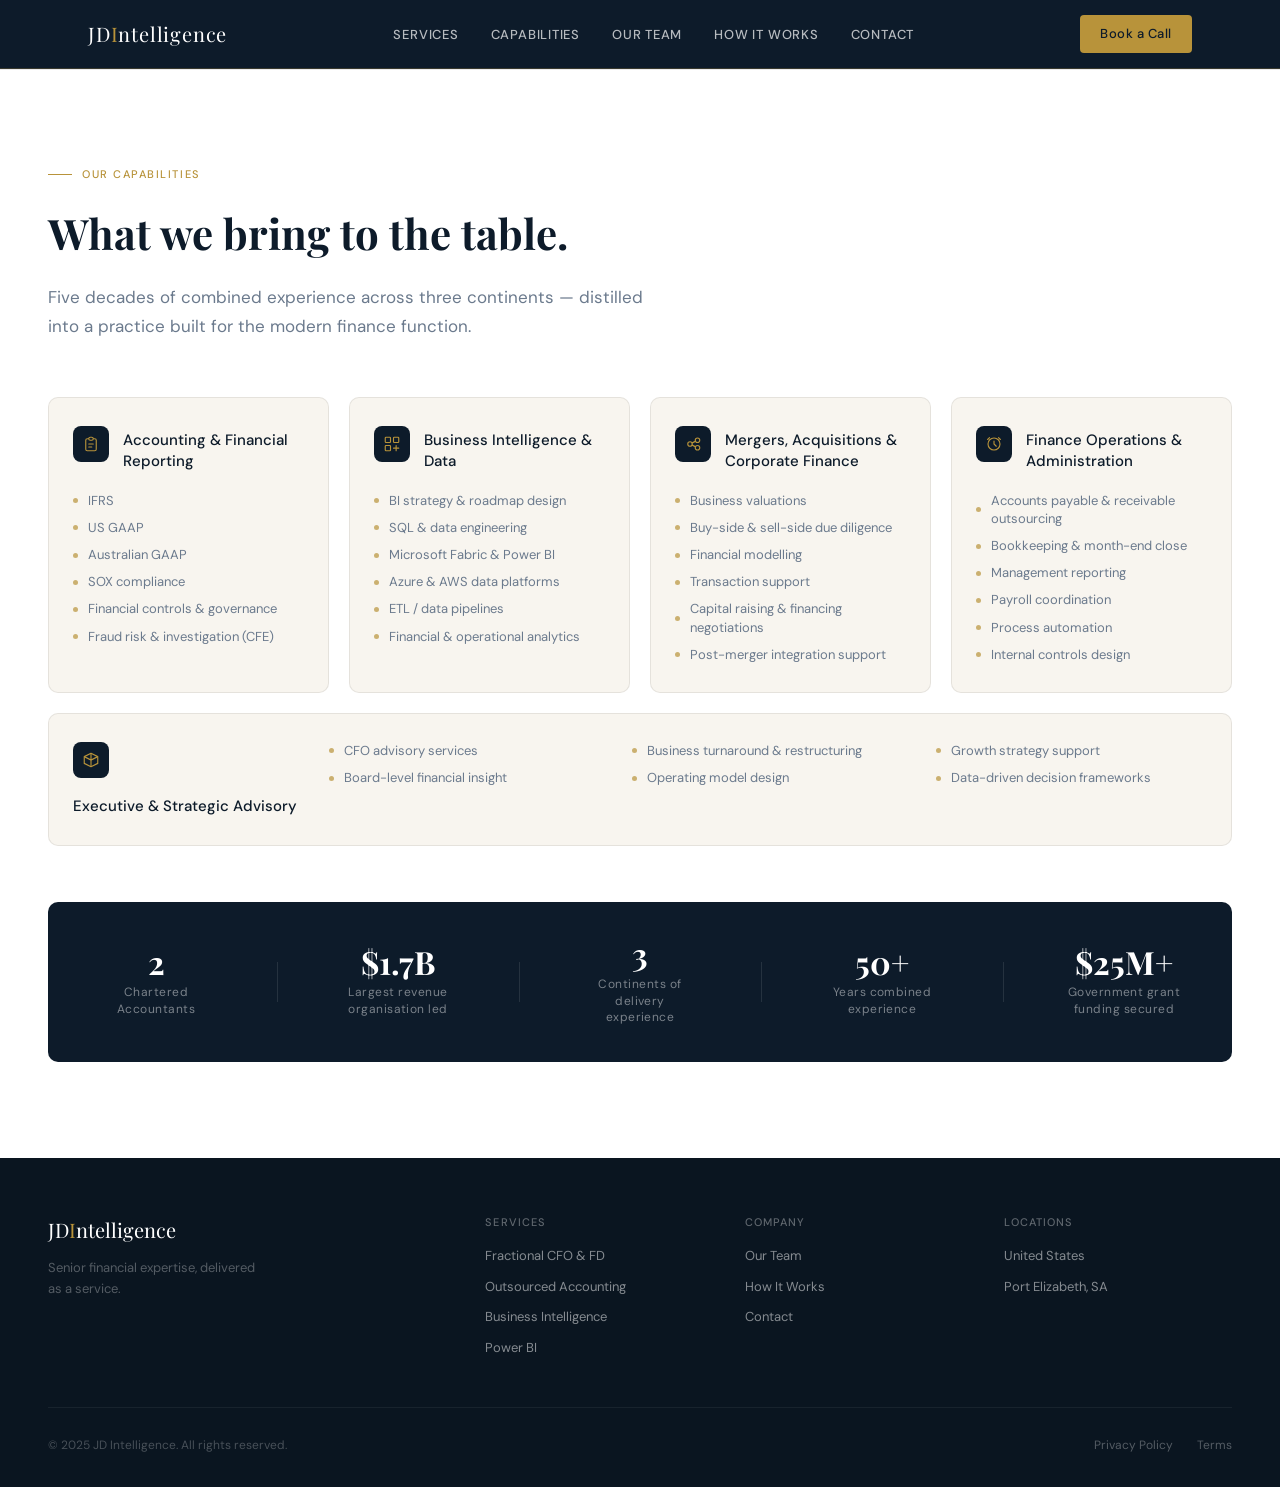
<file: capabilities.html>
<!DOCTYPE html>
<html lang="en">
<head>
<meta charset="UTF-8">
<meta name="viewport" content="width=device-width, initial-scale=1.0">
<title>Capabilities — JD Intelligence</title>
<meta name="description" content="Five decades of combined finance and general management experience across three continents. Accounting, BI, M&A, CFO advisory and more.">
<link rel="preconnect" href="https://fonts.googleapis.com">
<link rel="preconnect" href="https://fonts.gstatic.com" crossorigin>
<link href="https://fonts.googleapis.com/css2?family=Playfair+Display:ital,wght@0,400;0,500;0,700;1,400;1,700&family=DM+Sans:wght@300;400;500&display=swap" rel="stylesheet">
<link rel="stylesheet" href="styles.css">
</head>
<body>

<nav id="navbar">
  <div class="nav-inner">
    <a href="index.html" class="nav-logo">JD<span>I</span>ntelligence</a>
    <ul class="nav-links">
      <li><a href="services.html">Services</a></li>
      <li><a href="capabilities.html">Capabilities</a></li>
      <li><a href="team.html">Our Team</a></li>
      <li><a href="process.html">How It Works</a></li>
      <li><a href="contact.html">Contact</a></li>
    </ul>
    <a href="contact.html" class="nav-cta">Book a Call</a>
    <button class="nav-hamburger" id="hamburger" aria-label="Open menu">
      <span></span><span></span><span></span>
    </button>
  </div>
  <div class="nav-mobile" id="mobileMenu">
    <ul>
      <li><a href="services.html" class="mobile-link">Services</a></li>
      <li><a href="capabilities.html" class="mobile-link">Capabilities</a></li>
      <li><a href="team.html" class="mobile-link">Our Team</a></li>
      <li><a href="process.html" class="mobile-link">How It Works</a></li>
      <li><a href="contact.html" class="mobile-link">Contact</a></li>
    </ul>
    <a href="contact.html" class="btn-primary mobile-link">Book a Call</a>
  </div>
</nav>

<!-- CAPABILITIES -->
<section class="capabilities" id="capabilities">
  <div class="capabilities-inner">
    <div class="section-label">Our capabilities</div>
    <h2>What we bring to the table.</h2>
    <p class="capabilities-sub">Five decades of combined experience across three continents — distilled into a practice built for the modern finance function.</p>

    <div class="cap-grid">

      <div class="cap-card">
        <div class="cap-card-header">
          <div class="cap-icon">
            <svg viewBox="0 0 24 24" fill="none" xmlns="http://www.w3.org/2000/svg">
              <path d="M9 5H7a2 2 0 00-2 2v12a2 2 0 002 2h10a2 2 0 002-2V7a2 2 0 00-2-2h-2M9 5a2 2 0 002 2h2a2 2 0 002-2M9 5a2 2 0 012-2h2a2 2 0 012 2" stroke="currentColor" stroke-width="1.5" stroke-linecap="round"/>
              <path d="M9 12h6M9 16h4" stroke="currentColor" stroke-width="1.5" stroke-linecap="round"/>
            </svg>
          </div>
          <h3>Accounting &amp; Financial Reporting</h3>
        </div>
        <ul class="cap-list">
          <li><span class="cap-dot"></span>IFRS</li>
          <li><span class="cap-dot"></span>US GAAP</li>
          <li><span class="cap-dot"></span>Australian GAAP</li>
          <li><span class="cap-dot"></span>SOX compliance</li>
          <li><span class="cap-dot"></span>Financial controls &amp; governance</li>
          <li><span class="cap-dot"></span>Fraud risk &amp; investigation (CFE)</li>
        </ul>
      </div>

      <div class="cap-card">
        <div class="cap-card-header">
          <div class="cap-icon">
            <svg viewBox="0 0 24 24" fill="none" xmlns="http://www.w3.org/2000/svg">
              <rect x="3" y="3" width="7" height="7" rx="1" stroke="currentColor" stroke-width="1.5"/>
              <rect x="14" y="3" width="7" height="7" rx="1" stroke="currentColor" stroke-width="1.5"/>
              <rect x="3" y="14" width="7" height="7" rx="1" stroke="currentColor" stroke-width="1.5"/>
              <path d="M17.5 14v7M14 17.5h7" stroke="currentColor" stroke-width="1.5" stroke-linecap="round"/>
            </svg>
          </div>
          <h3>Business Intelligence &amp; Data</h3>
        </div>
        <ul class="cap-list">
          <li><span class="cap-dot"></span>BI strategy &amp; roadmap design</li>
          <li><span class="cap-dot"></span>SQL &amp; data engineering</li>
          <li><span class="cap-dot"></span>Microsoft Fabric &amp; Power BI</li>
          <li><span class="cap-dot"></span>Azure &amp; AWS data platforms</li>
          <li><span class="cap-dot"></span>ETL / data pipelines</li>
          <li><span class="cap-dot"></span>Financial &amp; operational analytics</li>
        </ul>
      </div>

      <div class="cap-card">
        <div class="cap-card-header">
          <div class="cap-icon">
            <svg viewBox="0 0 24 24" fill="none" xmlns="http://www.w3.org/2000/svg">
              <circle cx="8" cy="12" r="3" stroke="currentColor" stroke-width="1.5"/>
              <circle cx="18" cy="7" r="3" stroke="currentColor" stroke-width="1.5"/>
              <circle cx="18" cy="17" r="3" stroke="currentColor" stroke-width="1.5"/>
              <path d="M11 10.5l4-2M11 13.5l4 2" stroke="currentColor" stroke-width="1.5" stroke-linecap="round"/>
            </svg>
          </div>
          <h3>Mergers, Acquisitions &amp; Corporate Finance</h3>
        </div>
        <ul class="cap-list">
          <li><span class="cap-dot"></span>Business valuations</li>
          <li><span class="cap-dot"></span>Buy-side &amp; sell-side due diligence</li>
          <li><span class="cap-dot"></span>Financial modelling</li>
          <li><span class="cap-dot"></span>Transaction support</li>
          <li><span class="cap-dot"></span>Capital raising &amp; financing negotiations</li>
          <li><span class="cap-dot"></span>Post-merger integration support</li>
        </ul>
      </div>

      <div class="cap-card">
        <div class="cap-card-header">
          <div class="cap-icon">
            <svg viewBox="0 0 24 24" fill="none" xmlns="http://www.w3.org/2000/svg">
              <path d="M12 8v4l3 3" stroke="currentColor" stroke-width="1.5" stroke-linecap="round"/>
              <circle cx="12" cy="12" r="8" stroke="currentColor" stroke-width="1.5"/>
              <path d="M6 3.5L3.5 6M18 3.5l2.5 2.5" stroke="currentColor" stroke-width="1.5" stroke-linecap="round"/>
            </svg>
          </div>
          <h3>Finance Operations &amp; Administration</h3>
        </div>
        <ul class="cap-list">
          <li><span class="cap-dot"></span>Accounts payable &amp; receivable outsourcing</li>
          <li><span class="cap-dot"></span>Bookkeeping &amp; month-end close</li>
          <li><span class="cap-dot"></span>Management reporting</li>
          <li><span class="cap-dot"></span>Payroll coordination</li>
          <li><span class="cap-dot"></span>Process automation</li>
          <li><span class="cap-dot"></span>Internal controls design</li>
        </ul>
      </div>

      <div class="cap-card cap-card-wide">
        <div class="cap-card-header">
          <div class="cap-icon">
            <svg viewBox="0 0 24 24" fill="none" xmlns="http://www.w3.org/2000/svg">
              <path d="M12 3l9 4.5v9L12 21l-9-4.5v-9L12 3z" stroke="currentColor" stroke-width="1.5" stroke-linejoin="round"/>
              <path d="M12 3v18M3 7.5l9 4.5 9-4.5" stroke="currentColor" stroke-width="1.5"/>
            </svg>
          </div>
          <h3>Executive &amp; Strategic Advisory</h3>
        </div>
        <ul class="cap-list cap-list-wide">
          <li><span class="cap-dot"></span>CFO advisory services</li>
          <li><span class="cap-dot"></span>Business turnaround &amp; restructuring</li>
          <li><span class="cap-dot"></span>Growth strategy support</li>
          <li><span class="cap-dot"></span>Board-level financial insight</li>
          <li><span class="cap-dot"></span>Operating model design</li>
          <li><span class="cap-dot"></span>Data-driven decision frameworks</li>
        </ul>
      </div>

    </div>

    <div class="cap-credentials">
      <div class="cap-cred-item">
        <div class="cap-cred-num">2</div>
        <div class="cap-cred-label">Chartered Accountants</div>
      </div>
      <div class="cap-cred-divider"></div>
      <div class="cap-cred-item">
        <div class="cap-cred-num">$1.7B</div>
        <div class="cap-cred-label">Largest revenue organisation led</div>
      </div>
      <div class="cap-cred-divider"></div>
      <div class="cap-cred-item">
        <div class="cap-cred-num">3</div>
        <div class="cap-cred-label">Continents of delivery experience</div>
      </div>
      <div class="cap-cred-divider"></div>
      <div class="cap-cred-item">
        <div class="cap-cred-num">50+</div>
        <div class="cap-cred-label">Years combined experience</div>
      </div>
      <div class="cap-cred-divider"></div>
      <div class="cap-cred-item">
        <div class="cap-cred-num">$25M+</div>
        <div class="cap-cred-label">Government grant funding secured</div>
      </div>
    </div>

  </div>
</section>

<footer>
  <div class="footer-top">
    <div class="footer-brand">
      <div class="footer-logo">JD<span>I</span>ntelligence</div>
      <p class="footer-tagline">Senior financial expertise, delivered as a service.</p>
    </div>
    <div class="footer-cols">
      <div class="footer-col">
        <div class="footer-col-title">Services</div>
        <a href="services.html">Fractional CFO &amp; FD</a>
        <a href="services.html">Outsourced Accounting</a>
        <a href="services.html">Business Intelligence</a>
        <a href="services.html">Power BI</a>
      </div>
      <div class="footer-col">
        <div class="footer-col-title">Company</div>
        <a href="team.html">Our Team</a>
        <a href="process.html">How It Works</a>
        <a href="contact.html">Contact</a>
      </div>
      <div class="footer-col">
        <div class="footer-col-title">Locations</div>
        <a href="contact.html">United States</a>
        <a href="contact.html">Port Elizabeth, SA</a>
      </div>
    </div>
  </div>
  <div class="footer-bottom">
    <div class="footer-copy">© 2025 JD Intelligence. All rights reserved.</div>
    <div class="footer-links">
      <a href="#">Privacy Policy</a>
      <a href="#">Terms</a>
    </div>
  </div>
</footer>

<div class="mobile-cta-bar">
  <a href="contact.html" class="btn-primary">Book a Call</a>
</div>
<script src="main.js"></script>
</body>
</html>
</file>
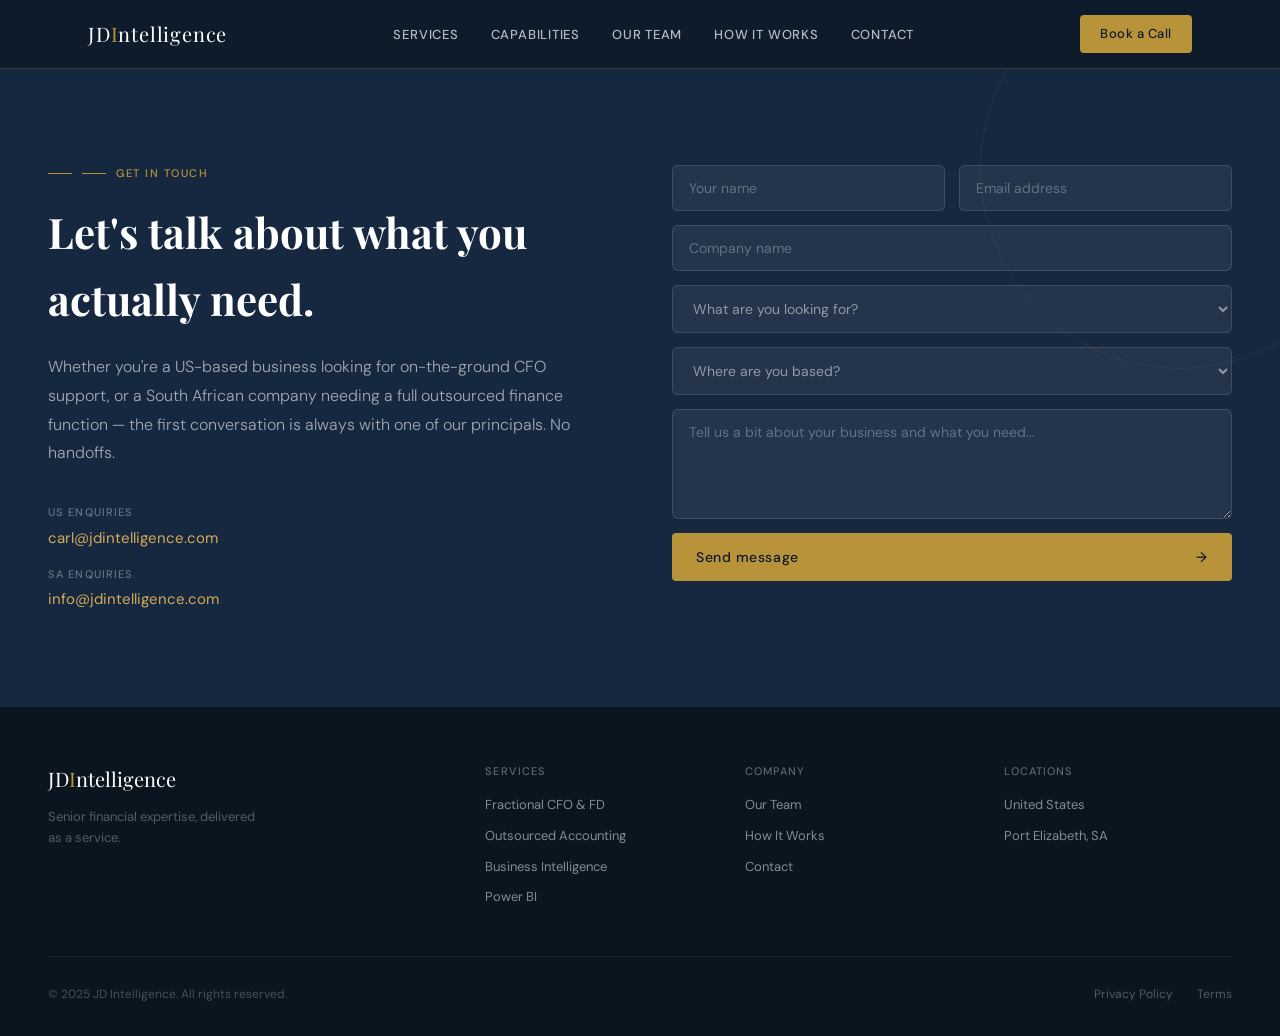
<file: contact.html>
<!DOCTYPE html>
<html lang="en">
<head>
<meta charset="UTF-8">
<meta name="viewport" content="width=device-width, initial-scale=1.0">
<title>Contact — JD Intelligence</title>
<meta name="description" content="Get in touch with JD Intelligence. US enquiries: carl@jdintelligence.com. SA enquiries: info@jdintelligence.com. The first conversation is always with one of our principals.">
<link rel="preconnect" href="https://fonts.googleapis.com">
<link rel="preconnect" href="https://fonts.gstatic.com" crossorigin>
<link href="https://fonts.googleapis.com/css2?family=Playfair+Display:ital,wght@0,400;0,500;0,700;1,400;1,700&family=DM+Sans:wght@300;400;500&display=swap" rel="stylesheet">
<link rel="stylesheet" href="styles.css">
</head>
<body>

<nav id="navbar">
  <div class="nav-inner">
    <a href="index.html" class="nav-logo">JD<span>I</span>ntelligence</a>
    <ul class="nav-links">
      <li><a href="services.html">Services</a></li>
      <li><a href="capabilities.html">Capabilities</a></li>
      <li><a href="team.html">Our Team</a></li>
      <li><a href="process.html">How It Works</a></li>
      <li><a href="contact.html">Contact</a></li>
    </ul>
    <a href="contact.html" class="nav-cta">Book a Call</a>
    <button class="nav-hamburger" id="hamburger" aria-label="Open menu">
      <span></span><span></span><span></span>
    </button>
  </div>
  <div class="nav-mobile" id="mobileMenu">
    <ul>
      <li><a href="services.html" class="mobile-link">Services</a></li>
      <li><a href="capabilities.html" class="mobile-link">Capabilities</a></li>
      <li><a href="team.html" class="mobile-link">Our Team</a></li>
      <li><a href="process.html" class="mobile-link">How It Works</a></li>
      <li><a href="contact.html" class="mobile-link">Contact</a></li>
    </ul>
    <a href="contact.html" class="btn-primary mobile-link">Book a Call</a>
  </div>
</nav>

<section class="cta" id="contact">
  <div class="cta-text">
    <div class="section-label"><span class="label-line"></span>Get in touch</div>
    <h2>Let's talk about what you actually need.</h2>
    <p>Whether you're a US-based business looking for on-the-ground CFO support, or a South African company needing a full outsourced finance function — the first conversation is always with one of our principals. No handoffs.</p>
    <div class="contact-details">
      <div class="contact-item">
        <span class="contact-label">US enquiries</span>
        <a href="mailto:carl@jdintelligence.com">carl@jdintelligence.com</a>
      </div>
      <div class="contact-item">
        <span class="contact-label">SA enquiries</span>
        <a href="mailto:info@jdintelligence.com">info@jdintelligence.com</a>
      </div>
    </div>
  </div>
  <form class="cta-form" id="contactForm">
    <div class="form-fields" id="formFields">
      <div class="form-row">
        <input type="text" name="name" placeholder="Your name" required>
        <input type="email" name="email" placeholder="Email address" required>
      </div>
      <input type="text" name="company" placeholder="Company name">
      <select name="service">
        <option value="" disabled selected>What are you looking for?</option>
        <option>Fractional CFO / FD services</option>
        <option>Outsourced accounting</option>
        <option>Business intelligence &amp; Power BI</option>
        <option>Full-stack finance function</option>
        <option>Not sure yet — let's talk</option>
      </select>
      <select name="location">
        <option value="" disabled selected>Where are you based?</option>
        <option>United States</option>
        <option>South Africa</option>
        <option>Other</option>
      </select>
      <textarea name="message" placeholder="Tell us a bit about your business and what you need..."></textarea>
      <button type="submit" class="btn-submit" id="formSubmit">Send message <span>→</span></button>
      <p class="form-error" id="formError">Something went wrong — please email us directly at <a href="mailto:peter@jdintelligence.com">peter@jdintelligence.com</a>.</p>
    </div>
    <div class="form-success" id="formSuccess" aria-live="polite">
      <div class="form-success-check">✓</div>
      <h3>Message received</h3>
      <p>Thank you for getting in touch. One of our principals will respond to you directly.</p>
    </div>
  </form>
</section>

<footer>
  <div class="footer-top">
    <div class="footer-brand">
      <div class="footer-logo">JD<span>I</span>ntelligence</div>
      <p class="footer-tagline">Senior financial expertise, delivered as a service.</p>
    </div>
    <div class="footer-cols">
      <div class="footer-col">
        <div class="footer-col-title">Services</div>
        <a href="services.html">Fractional CFO &amp; FD</a>
        <a href="services.html">Outsourced Accounting</a>
        <a href="services.html">Business Intelligence</a>
        <a href="services.html">Power BI</a>
      </div>
      <div class="footer-col">
        <div class="footer-col-title">Company</div>
        <a href="team.html">Our Team</a>
        <a href="process.html">How It Works</a>
        <a href="contact.html">Contact</a>
      </div>
      <div class="footer-col">
        <div class="footer-col-title">Locations</div>
        <a href="contact.html">United States</a>
        <a href="contact.html">Port Elizabeth, SA</a>
      </div>
    </div>
  </div>
  <div class="footer-bottom">
    <div class="footer-copy">© 2025 JD Intelligence. All rights reserved.</div>
    <div class="footer-links">
      <a href="#">Privacy Policy</a>
      <a href="#">Terms</a>
    </div>
  </div>
</footer>

<script src="main.js"></script>
</body>
</html>
</file>
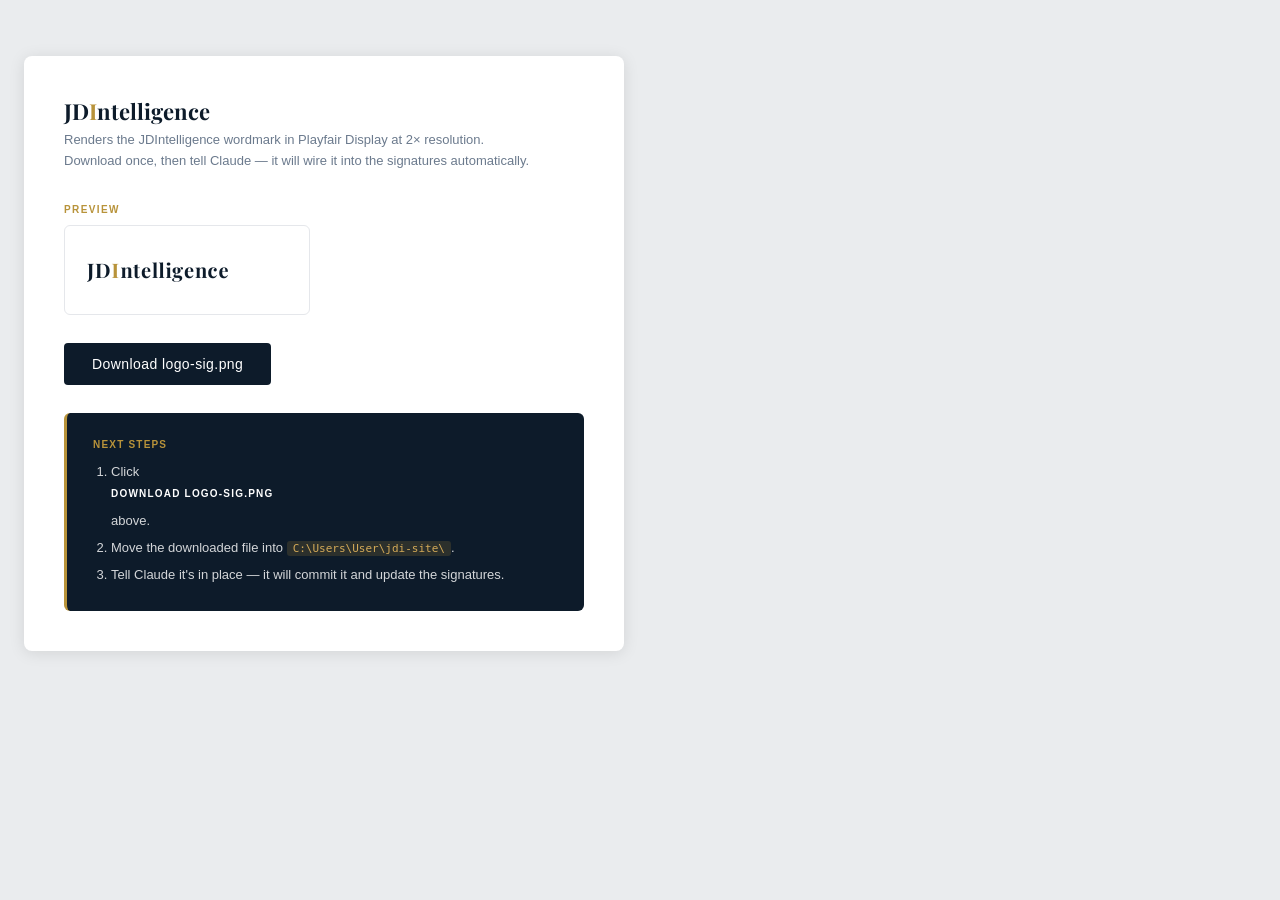
<file: logo-gen.html>
<!DOCTYPE html>
<html lang="en">
<head>
<meta charset="UTF-8">
<title>JDIntelligence — Logo Generator</title>
<link rel="preconnect" href="https://fonts.googleapis.com">
<link rel="preconnect" href="https://fonts.gstatic.com" crossorigin>
<link href="https://fonts.googleapis.com/css2?family=Playfair+Display:wght@700&display=swap" rel="stylesheet">
<style>
body { font-family: Arial, Helvetica, sans-serif; background: #EAECEE; padding: 56px 24px; margin: 0; }
.card { background: white; padding: 40px; border-radius: 8px; max-width: 520px; box-shadow: 0 2px 16px rgba(0,0,0,0.1); }
h1 { font-family: 'Playfair Display', Georgia, serif; font-size: 22px; color: #0D1B2A; margin: 0 0 4px; }
h1 span { color: #B8933A; }
.sub { font-size: 13px; color: #6B7A8D; margin: 0 0 32px; line-height: 1.6; }
.label { font-size: 10px; letter-spacing: 0.14em; text-transform: uppercase; color: #B8933A; font-weight: 600; margin-bottom: 10px; }
.preview-box { padding: 18px 22px; border: 1px solid #E5E7EB; border-radius: 6px; display: inline-flex; align-items: center; margin-bottom: 28px; min-height: 52px; min-width: 200px; }
.btn { background: #0D1B2A; color: white; border: none; padding: 13px 28px; border-radius: 4px; font-size: 14px; cursor: pointer; font-family: Arial, sans-serif; font-weight: 500; letter-spacing: 0.03em; }
.btn:hover { background: #162840; }
.btn:disabled { opacity: 0.35; cursor: not-allowed; }
.steps { background: #0D1B2A; color: rgba(255,255,255,0.82); padding: 22px 26px; border-radius: 6px; margin-top: 28px; font-size: 13px; line-height: 1.9; border-left: 3px solid #B8933A; }
.steps strong { color: #fff; display: block; margin-bottom: 6px; font-size: 10px; letter-spacing: 0.12em; text-transform: uppercase; color: #B8933A; }
code { background: rgba(184,147,58,0.18); color: #D4AA58; padding: 1px 6px; border-radius: 3px; font-size: 11px; font-family: monospace; }
ol { margin: 0; padding-left: 18px; }
li { margin-bottom: 2px; }
</style>
</head>
<body>

<div class="card">
  <h1>JD<span>I</span>ntelligence</h1>
  <p class="sub">Renders the JDIntelligence wordmark in Playfair Display at 2× resolution.<br>Download once, then tell Claude — it will wire it into the signatures automatically.</p>

  <div class="label">Preview</div>
  <div class="preview-box" id="preview">
    <span style="font-size:12px;color:#9CA3AF;">Loading font…</span>
  </div>
  <br>
  <button class="btn" id="dlBtn" onclick="doDownload()" disabled>Download logo-sig.png</button>

  <div class="steps">
    <strong>Next steps</strong>
    <ol>
      <li>Click <strong style="color:#fff;">Download logo-sig.png</strong> above.</li>
      <li>Move the downloaded file into <code>C:\Users\User\jdi-site\</code>.</li>
      <li>Tell Claude it's in place — it will commit it and update the signatures.</li>
    </ol>
  </div>
</div>

<canvas id="c" style="display:none;"></canvas>

<script>
let pngUrl = '';

async function render() {
  // Wait for Playfair Display to fully load
  await document.fonts.load('700 20px "Playfair Display"');

  const canvas = document.getElementById('c');
  const ctx    = canvas.getContext('2d');
  const SCALE  = 2;   // 2x for retina sharpness
  const FS     = 20;  // font-size in px (matches site nav-logo)
  const LS     = (0.04 * FS).toFixed(2) + 'px'; // letter-spacing: 0.04em

  // Apply letter-spacing if the browser supports it on canvas
  ctx.font = `700 ${FS}px "Playfair Display"`;
  if ('letterSpacing' in ctx) ctx.letterSpacing = LS;

  // Measure each segment
  const jdW   = ctx.measureText('JD').width;
  const iW    = ctx.measureText('I').width;
  const restW = ctx.measureText('ntelligence').width;
  const W     = Math.ceil(jdW + iW + restW) + 6; // small horizontal pad
  const H     = 28;

  // Set final canvas size (2x physical pixels)
  canvas.width  = W * SCALE;
  canvas.height = H * SCALE;
  ctx.scale(SCALE, SCALE);
  ctx.font = `700 ${FS}px "Playfair Display"`;
  if ('letterSpacing' in ctx) ctx.letterSpacing = LS;

  // Draw — baseline at y=22 leaves room for ascenders
  ctx.fillStyle = '#0D1B2A';
  ctx.fillText('JD', 0, 22);
  ctx.fillStyle = '#B8933A';
  ctx.fillText('I', jdW, 22);
  ctx.fillStyle = '#0D1B2A';
  ctx.fillText('ntelligence', jdW + iW, 22);

  pngUrl = canvas.toDataURL('image/png');

  // Show preview image
  const img = document.createElement('img');
  img.src   = pngUrl;
  img.style.height = H + 'px';
  img.alt   = 'JDIntelligence';
  const box = document.getElementById('preview');
  box.innerHTML = '';
  box.appendChild(img);

  document.getElementById('dlBtn').disabled = false;
}

function doDownload() {
  if (!pngUrl) return;
  const a = document.createElement('a');
  a.href     = pngUrl;
  a.download = 'logo-sig.png';
  document.body.appendChild(a);
  a.click();
  document.body.removeChild(a);
}

render().catch(err => {
  document.getElementById('preview').innerHTML =
    '<span style="color:#e07a7a;font-size:12px;">Render failed — try refreshing.</span>';
  console.error(err);
});
</script>
</body>
</html>
</file>
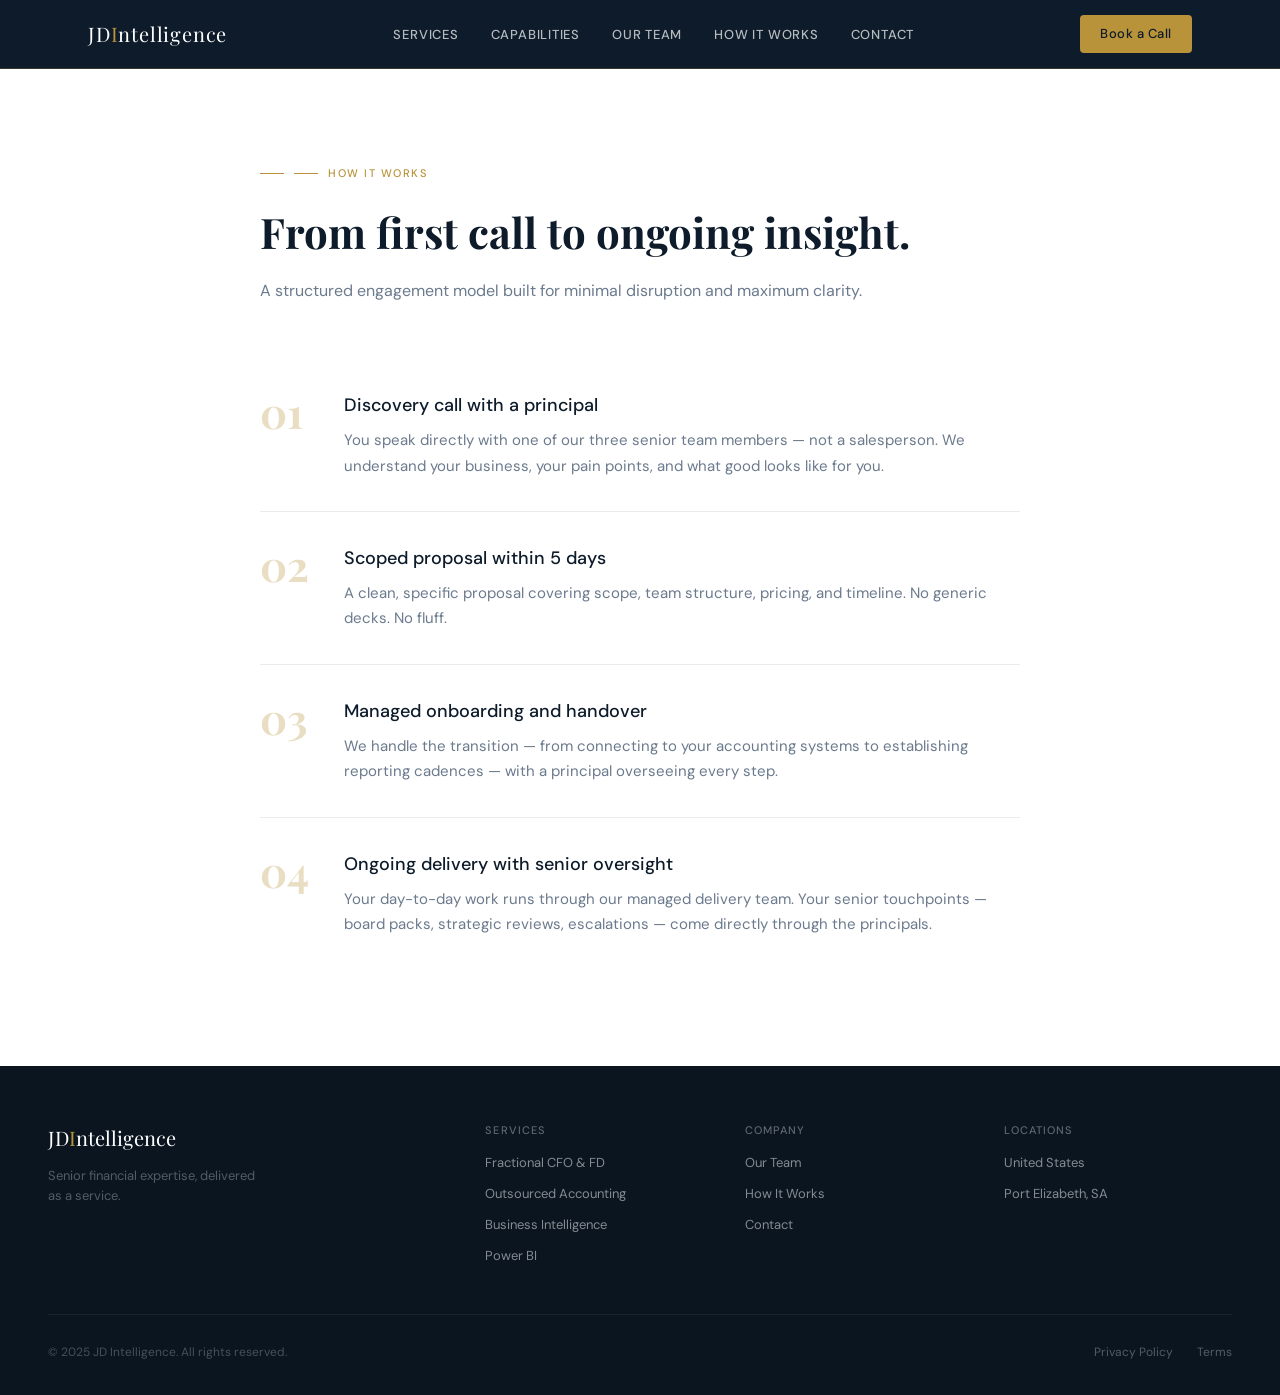
<file: process.html>
<!DOCTYPE html>
<html lang="en">
<head>
<meta charset="UTF-8">
<meta name="viewport" content="width=device-width, initial-scale=1.0">
<title>How It Works — JD Intelligence</title>
<meta name="description" content="A structured four-step engagement model: discovery call with a principal, scoped proposal, managed onboarding, and ongoing delivery with senior oversight.">
<link rel="preconnect" href="https://fonts.googleapis.com">
<link rel="preconnect" href="https://fonts.gstatic.com" crossorigin>
<link href="https://fonts.googleapis.com/css2?family=Playfair+Display:ital,wght@0,400;0,500;0,700;1,400;1,700&family=DM+Sans:wght@300;400;500&display=swap" rel="stylesheet">
<link rel="stylesheet" href="styles.css">
</head>
<body>

<nav id="navbar">
  <div class="nav-inner">
    <a href="index.html" class="nav-logo">JD<span>I</span>ntelligence</a>
    <ul class="nav-links">
      <li><a href="services.html">Services</a></li>
      <li><a href="capabilities.html">Capabilities</a></li>
      <li><a href="team.html">Our Team</a></li>
      <li><a href="process.html">How It Works</a></li>
      <li><a href="contact.html">Contact</a></li>
    </ul>
    <a href="contact.html" class="nav-cta">Book a Call</a>
    <button class="nav-hamburger" id="hamburger" aria-label="Open menu">
      <span></span><span></span><span></span>
    </button>
  </div>
  <div class="nav-mobile" id="mobileMenu">
    <ul>
      <li><a href="services.html" class="mobile-link">Services</a></li>
      <li><a href="capabilities.html" class="mobile-link">Capabilities</a></li>
      <li><a href="team.html" class="mobile-link">Our Team</a></li>
      <li><a href="process.html" class="mobile-link">How It Works</a></li>
      <li><a href="contact.html" class="mobile-link">Contact</a></li>
    </ul>
    <a href="contact.html" class="btn-primary mobile-link">Book a Call</a>
  </div>
</nav>

<section class="process" id="process">
  <div class="process-inner">
    <div class="section-label"><span class="label-line"></span>How it works</div>
    <h2>From first call to ongoing insight.</h2>
    <p class="process-sub">A structured engagement model built for minimal disruption and maximum clarity.</p>
    <div class="process-steps">
      <div class="process-step">
        <div class="step-num">01</div>
        <div class="step-content">
          <h3>Discovery call with a principal</h3>
          <p>You speak directly with one of our three senior team members — not a salesperson. We understand your business, your pain points, and what good looks like for you.</p>
        </div>
      </div>
      <div class="process-step">
        <div class="step-num">02</div>
        <div class="step-content">
          <h3>Scoped proposal within 5 days</h3>
          <p>A clean, specific proposal covering scope, team structure, pricing, and timeline. No generic decks. No fluff.</p>
        </div>
      </div>
      <div class="process-step">
        <div class="step-num">03</div>
        <div class="step-content">
          <h3>Managed onboarding and handover</h3>
          <p>We handle the transition — from connecting to your accounting systems to establishing reporting cadences — with a principal overseeing every step.</p>
        </div>
      </div>
      <div class="process-step">
        <div class="step-num">04</div>
        <div class="step-content">
          <h3>Ongoing delivery with senior oversight</h3>
          <p>Your day-to-day work runs through our managed delivery team. Your senior touchpoints — board packs, strategic reviews, escalations — come directly through the principals.</p>
        </div>
      </div>
    </div>
  </div>
</section>

<footer>
  <div class="footer-top">
    <div class="footer-brand">
      <div class="footer-logo">JD<span>I</span>ntelligence</div>
      <p class="footer-tagline">Senior financial expertise, delivered as a service.</p>
    </div>
    <div class="footer-cols">
      <div class="footer-col">
        <div class="footer-col-title">Services</div>
        <a href="services.html">Fractional CFO &amp; FD</a>
        <a href="services.html">Outsourced Accounting</a>
        <a href="services.html">Business Intelligence</a>
        <a href="services.html">Power BI</a>
      </div>
      <div class="footer-col">
        <div class="footer-col-title">Company</div>
        <a href="team.html">Our Team</a>
        <a href="process.html">How It Works</a>
        <a href="contact.html">Contact</a>
      </div>
      <div class="footer-col">
        <div class="footer-col-title">Locations</div>
        <a href="contact.html">United States</a>
        <a href="contact.html">Port Elizabeth, SA</a>
      </div>
    </div>
  </div>
  <div class="footer-bottom">
    <div class="footer-copy">© 2025 JD Intelligence. All rights reserved.</div>
    <div class="footer-links">
      <a href="#">Privacy Policy</a>
      <a href="#">Terms</a>
    </div>
  </div>
</footer>

<div class="mobile-cta-bar">
  <a href="contact.html" class="btn-primary">Book a Call</a>
</div>
<script src="main.js"></script>
</body>
</html>
</file>
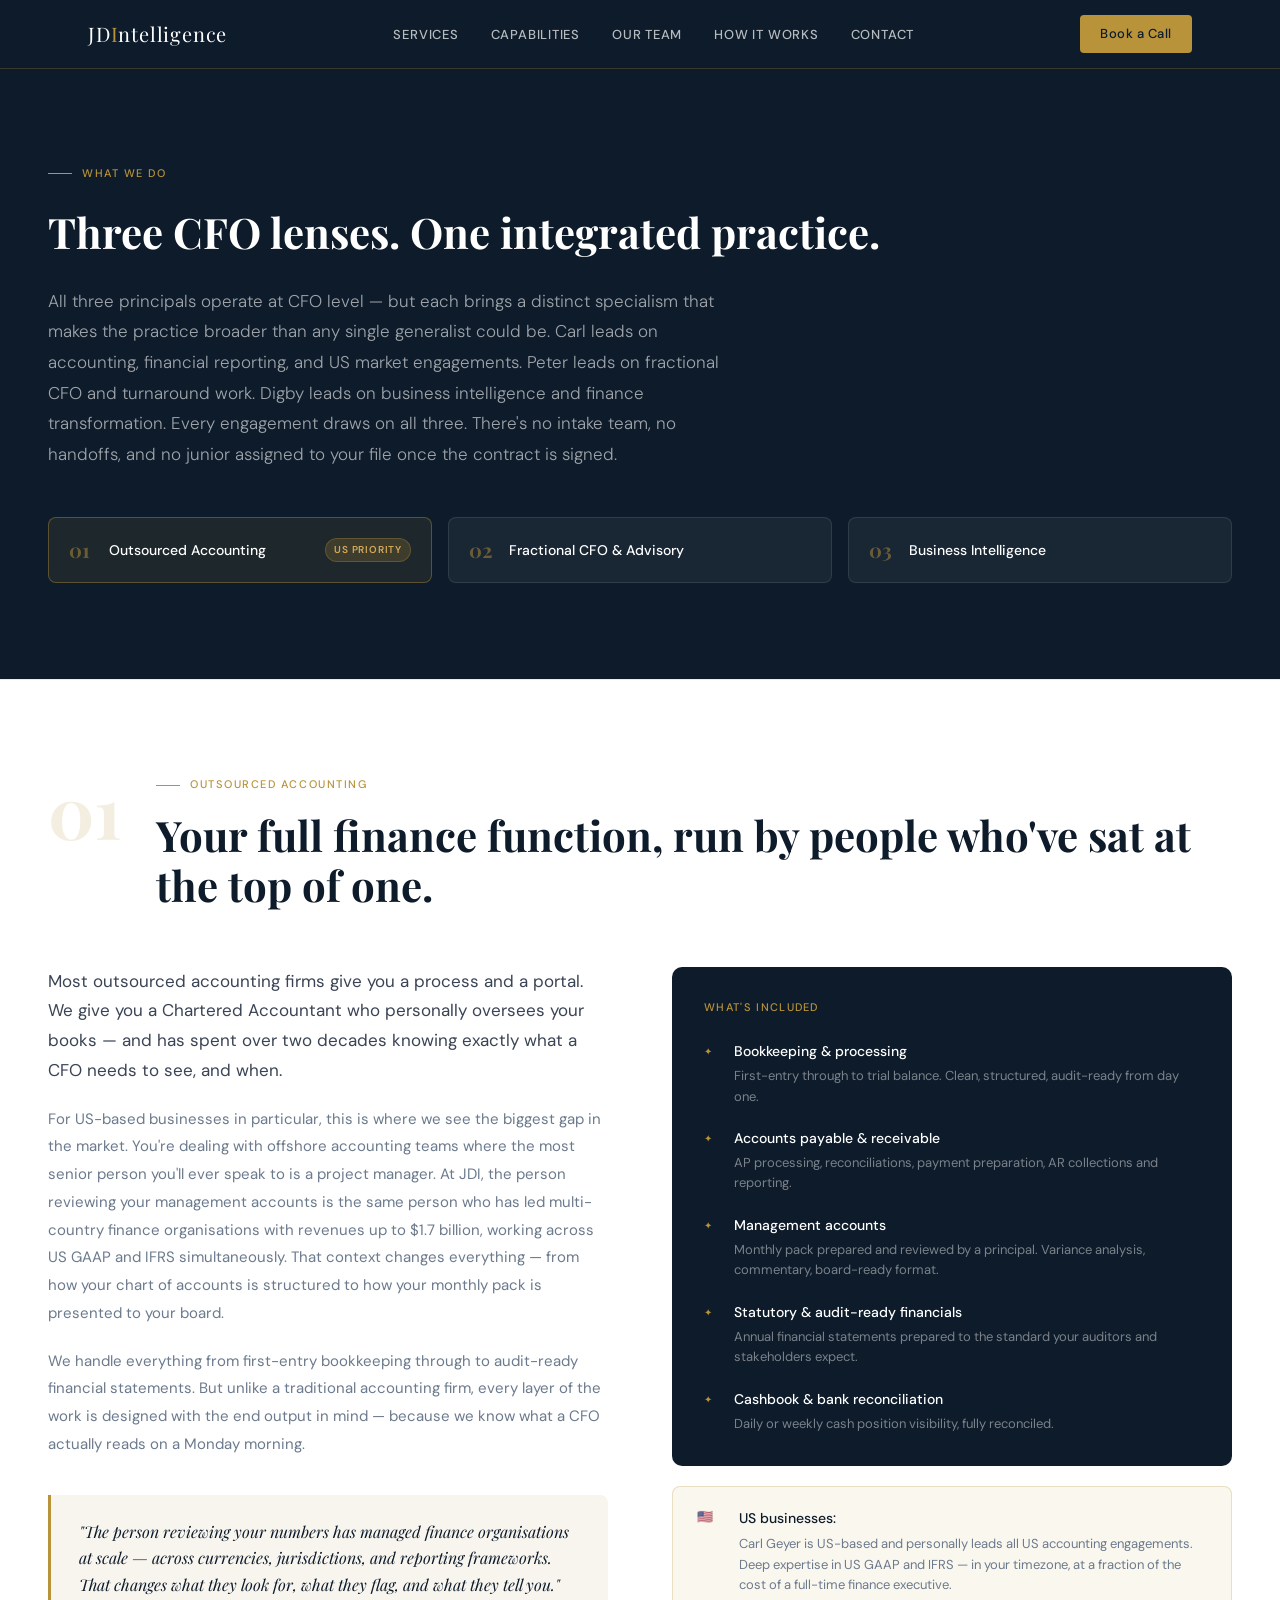
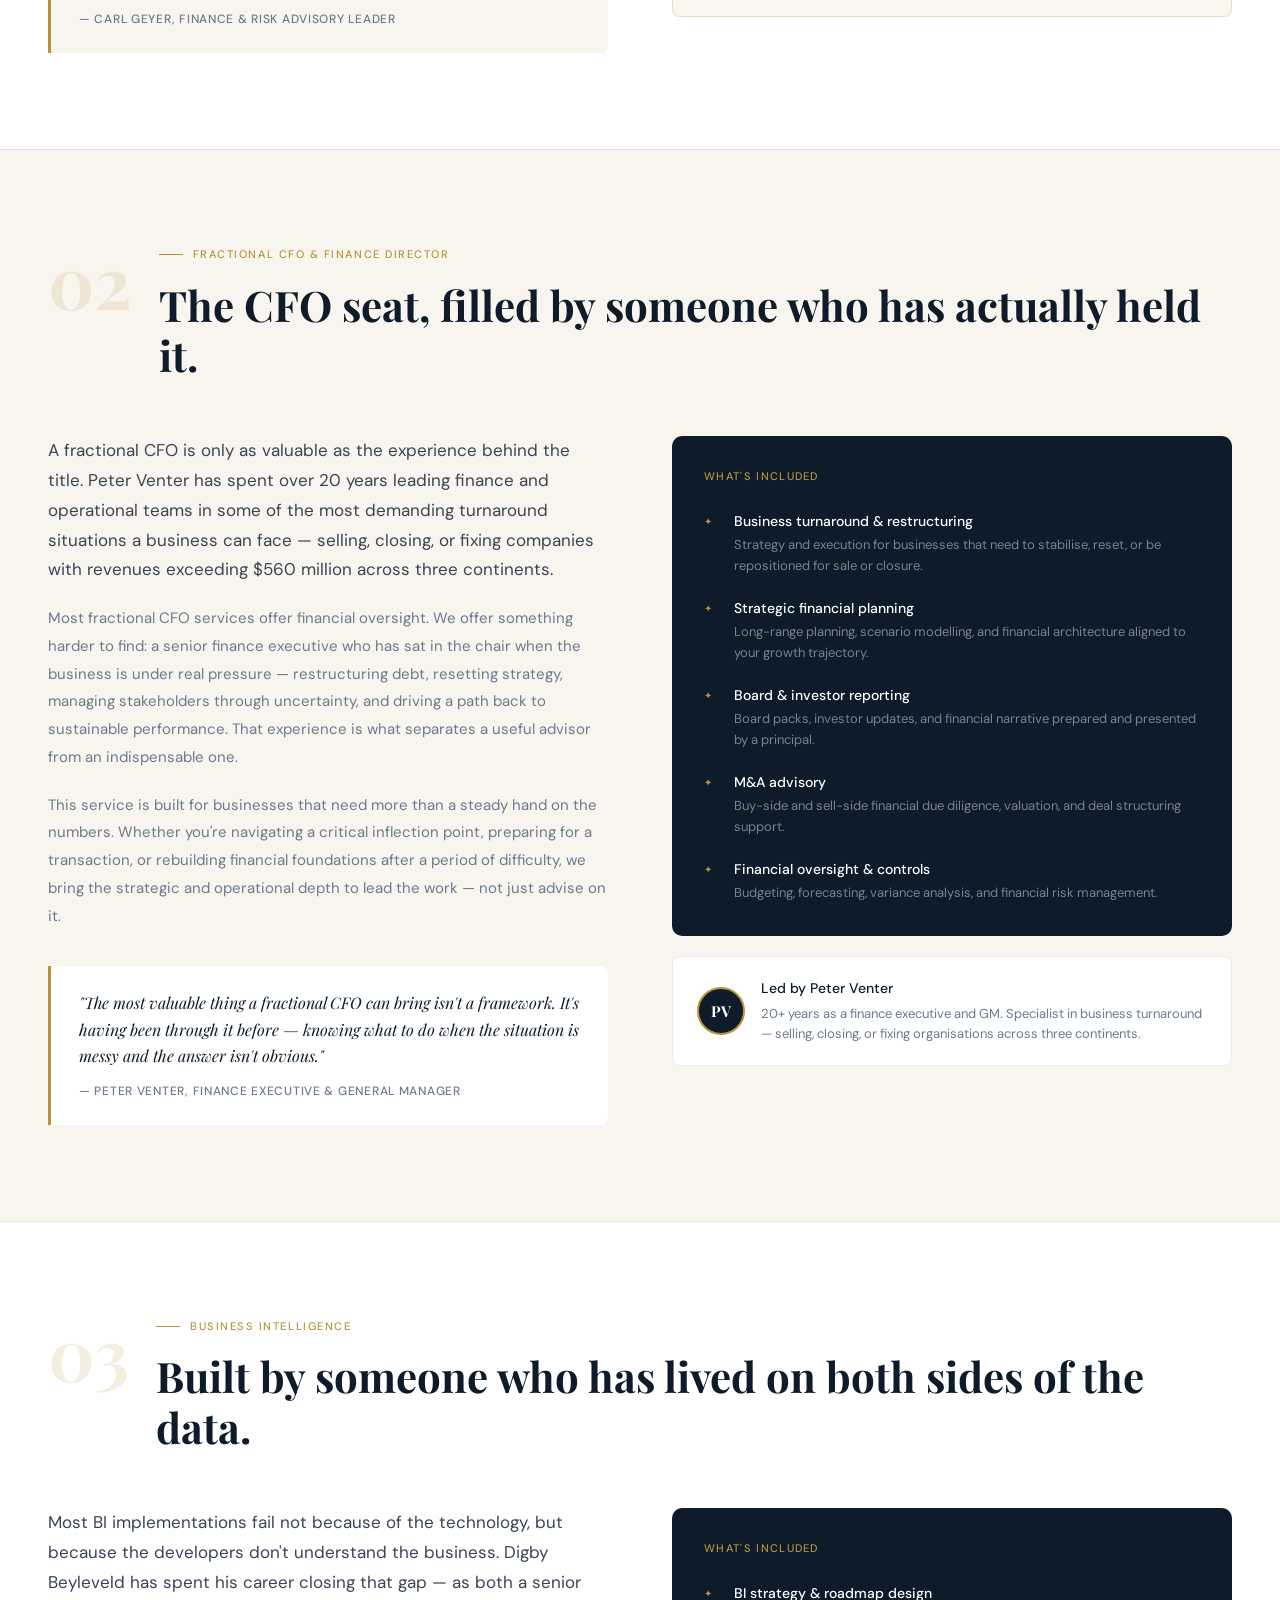
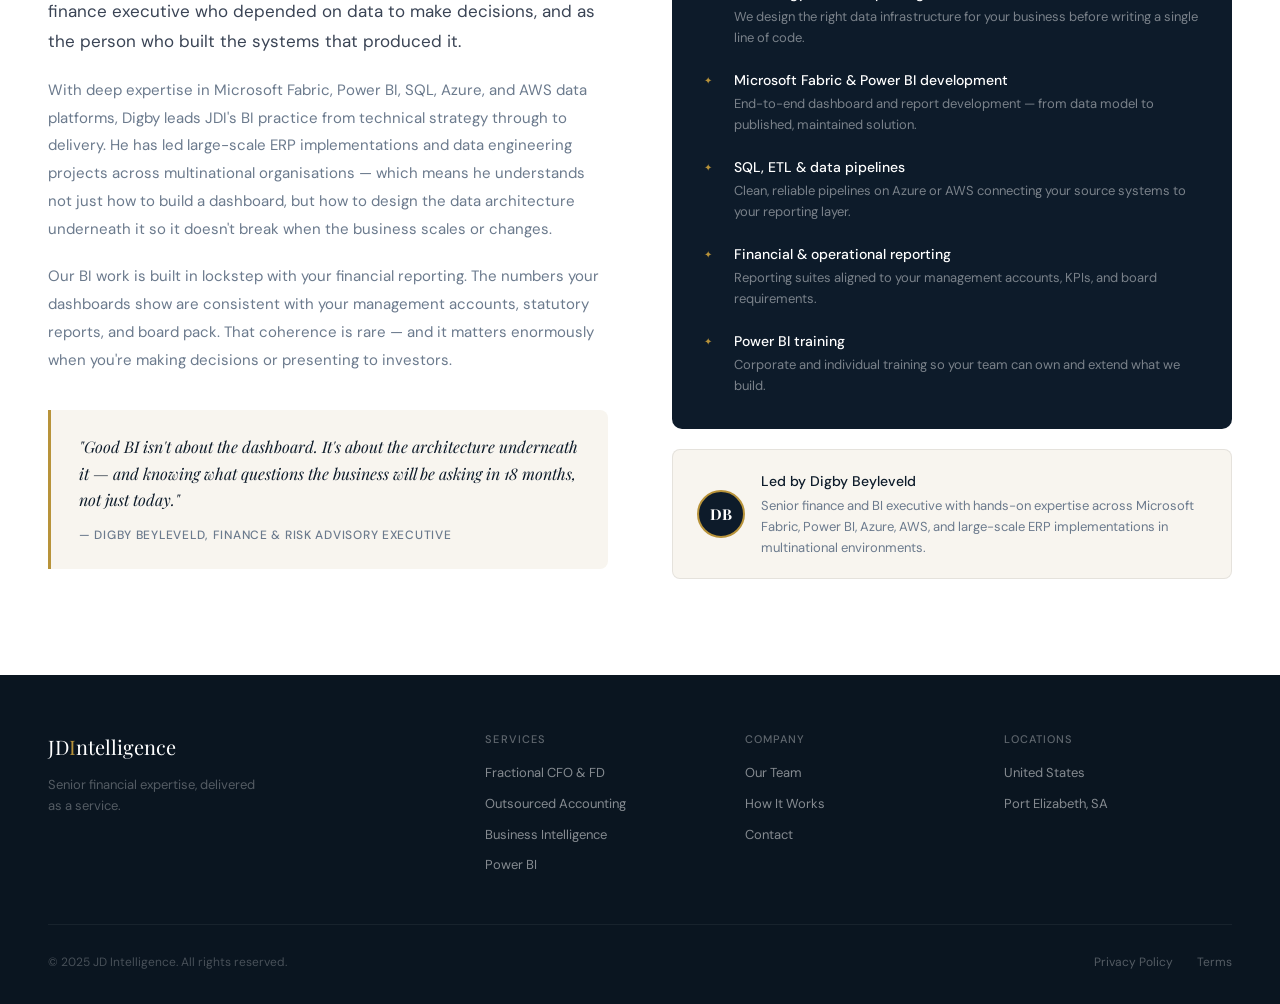
<file: services.html>
<!DOCTYPE html>
<html lang="en">
<head>
<meta charset="UTF-8">
<meta name="viewport" content="width=device-width, initial-scale=1.0">
<title>Services — JD Intelligence</title>
<meta name="description" content="Three CFO-led service lines: Outsourced Accounting, Fractional CFO & Advisory, and Business Intelligence. Every engagement led by a principal.">
<link rel="preconnect" href="https://fonts.googleapis.com">
<link rel="preconnect" href="https://fonts.gstatic.com" crossorigin>
<link href="https://fonts.googleapis.com/css2?family=Playfair+Display:ital,wght@0,400;0,500;0,700;1,400;1,700&family=DM+Sans:wght@300;400;500&display=swap" rel="stylesheet">
<link rel="stylesheet" href="styles.css">
</head>
<body>

<nav id="navbar">
  <div class="nav-inner">
    <a href="index.html" class="nav-logo">JD<span>I</span>ntelligence</a>
    <ul class="nav-links">
      <li><a href="services.html">Services</a></li>
      <li><a href="capabilities.html">Capabilities</a></li>
      <li><a href="team.html">Our Team</a></li>
      <li><a href="process.html">How It Works</a></li>
      <li><a href="contact.html">Contact</a></li>
    </ul>
    <a href="contact.html" class="nav-cta">Book a Call</a>
    <button class="nav-hamburger" id="hamburger" aria-label="Open menu">
      <span></span><span></span><span></span>
    </button>
  </div>
  <div class="nav-mobile" id="mobileMenu">
    <ul>
      <li><a href="services.html" class="mobile-link">Services</a></li>
      <li><a href="capabilities.html" class="mobile-link">Capabilities</a></li>
      <li><a href="team.html" class="mobile-link">Our Team</a></li>
      <li><a href="process.html" class="mobile-link">How It Works</a></li>
      <li><a href="contact.html" class="mobile-link">Contact</a></li>
    </ul>
    <a href="contact.html" class="btn-primary mobile-link">Book a Call</a>
  </div>
</nav>

<!-- SERVICES INTRO -->
<section class="svc-intro">
  <div class="svc-intro-inner">
    <div class="section-label">What we do</div>
    <h2>Three CFO lenses. One integrated practice.</h2>
    <p>All three principals operate at CFO level — but each brings a distinct specialism that makes the practice broader than any single generalist could be. Carl leads on accounting, financial reporting, and US market engagements. Peter leads on fractional CFO and turnaround work. Digby leads on business intelligence and finance transformation. Every engagement draws on all three. There's no intake team, no handoffs, and no junior assigned to your file once the contract is signed.</p>
    <div class="svc-nav">
      <a href="#svc-accounting" class="svc-nav-item active">
        <span class="svc-nav-num">01</span>
        <span class="svc-nav-label">Outsourced Accounting</span>
        <span class="svc-nav-badge us-badge">US priority</span>
      </a>
      <a href="#svc-cfo" class="svc-nav-item">
        <span class="svc-nav-num">02</span>
        <span class="svc-nav-label">Fractional CFO &amp; Advisory</span>
      </a>
      <a href="#svc-bi" class="svc-nav-item">
        <span class="svc-nav-num">03</span>
        <span class="svc-nav-label">Business Intelligence</span>
      </a>
    </div>
  </div>
</section>

<!-- SERVICE 01: OUTSOURCED ACCOUNTING -->
<section class="svc-detail" id="svc-accounting">
  <div class="svc-detail-inner">
    <div class="svc-detail-header">
      <div class="svc-detail-num">01</div>
      <div>
        <div class="section-label">Outsourced Accounting</div>
        <h2>Your full finance function, run by people who've sat at the top of one.</h2>
      </div>
    </div>
    <div class="svc-detail-body">
      <div class="svc-detail-left">
        <p class="svc-lead">Most outsourced accounting firms give you a process and a portal. We give you a Chartered Accountant who personally oversees your books — and has spent over two decades knowing exactly what a CFO needs to see, and when.</p>
        <p>For US-based businesses in particular, this is where we see the biggest gap in the market. You're dealing with offshore accounting teams where the most senior person you'll ever speak to is a project manager. At JDI, the person reviewing your management accounts is the same person who has led multi-country finance organisations with revenues up to $1.7 billion, working across US GAAP and IFRS simultaneously. That context changes everything — from how your chart of accounts is structured to how your monthly pack is presented to your board.</p>
        <p>We handle everything from first-entry bookkeeping through to audit-ready financial statements. But unlike a traditional accounting firm, every layer of the work is designed with the end output in mind — because we know what a CFO actually reads on a Monday morning.</p>
        <div class="svc-quote">
          <p>"The person reviewing your numbers has managed finance organisations at scale — across currencies, jurisdictions, and reporting frameworks. That changes what they look for, what they flag, and what they tell you."</p>
          <div class="svc-quote-attr">— Carl Geyer, Finance &amp; Risk Advisory Leader</div>
        </div>
      </div>
      <div class="svc-detail-right">
        <div class="svc-scope-card">
          <div class="svc-scope-title">What's included</div>
          <ul class="svc-scope-list">
            <li>
              <span class="scope-icon">✦</span>
              <div>
                <strong>Bookkeeping &amp; processing</strong>
                <p>First-entry through to trial balance. Clean, structured, audit-ready from day one.</p>
              </div>
            </li>
            <li>
              <span class="scope-icon">✦</span>
              <div>
                <strong>Accounts payable &amp; receivable</strong>
                <p>AP processing, reconciliations, payment preparation, AR collections and reporting.</p>
              </div>
            </li>
            <li>
              <span class="scope-icon">✦</span>
              <div>
                <strong>Management accounts</strong>
                <p>Monthly pack prepared and reviewed by a principal. Variance analysis, commentary, board-ready format.</p>
              </div>
            </li>
            <li>
              <span class="scope-icon">✦</span>
              <div>
                <strong>Statutory &amp; audit-ready financials</strong>
                <p>Annual financial statements prepared to the standard your auditors and stakeholders expect.</p>
              </div>
            </li>
            <li>
              <span class="scope-icon">✦</span>
              <div>
                <strong>Cashbook &amp; bank reconciliation</strong>
                <p>Daily or weekly cash position visibility, fully reconciled.</p>
              </div>
            </li>
          </ul>
        </div>
        <div class="svc-us-callout">
          <div class="svc-us-flag">🇺🇸</div>
          <div>
            <strong>US businesses:</strong> Carl Geyer is US-based and personally leads all US accounting engagements. Deep expertise in US GAAP and IFRS — in your timezone, at a fraction of the cost of a full-time finance executive.
          </div>
        </div>
      </div>
    </div>
  </div>
</section>

<!-- SERVICE 02: FRACTIONAL CFO -->
<section class="svc-detail svc-detail-alt" id="svc-cfo">
  <div class="svc-detail-inner">
    <div class="svc-detail-header">
      <div class="svc-detail-num">02</div>
      <div>
        <div class="section-label">Fractional CFO &amp; Finance Director</div>
        <h2>The CFO seat, filled by someone who has actually held it.</h2>
      </div>
    </div>
    <div class="svc-detail-body">
      <div class="svc-detail-left">
        <p class="svc-lead">A fractional CFO is only as valuable as the experience behind the title. Peter Venter has spent over 20 years leading finance and operational teams in some of the most demanding turnaround situations a business can face — selling, closing, or fixing companies with revenues exceeding $560 million across three continents.</p>
        <p>Most fractional CFO services offer financial oversight. We offer something harder to find: a senior finance executive who has sat in the chair when the business is under real pressure — restructuring debt, resetting strategy, managing stakeholders through uncertainty, and driving a path back to sustainable performance. That experience is what separates a useful advisor from an indispensable one.</p>
        <p>This service is built for businesses that need more than a steady hand on the numbers. Whether you're navigating a critical inflection point, preparing for a transaction, or rebuilding financial foundations after a period of difficulty, we bring the strategic and operational depth to lead the work — not just advise on it.</p>
        <div class="svc-quote">
          <p>"The most valuable thing a fractional CFO can bring isn't a framework. It's having been through it before — knowing what to do when the situation is messy and the answer isn't obvious."</p>
          <div class="svc-quote-attr">— Peter Venter, Finance Executive &amp; General Manager</div>
        </div>
      </div>
      <div class="svc-detail-right">
        <div class="svc-scope-card">
          <div class="svc-scope-title">What's included</div>
          <ul class="svc-scope-list">
            <li>
              <span class="scope-icon">✦</span>
              <div>
                <strong>Business turnaround &amp; restructuring</strong>
                <p>Strategy and execution for businesses that need to stabilise, reset, or be repositioned for sale or closure.</p>
              </div>
            </li>
            <li>
              <span class="scope-icon">✦</span>
              <div>
                <strong>Strategic financial planning</strong>
                <p>Long-range planning, scenario modelling, and financial architecture aligned to your growth trajectory.</p>
              </div>
            </li>
            <li>
              <span class="scope-icon">✦</span>
              <div>
                <strong>Board &amp; investor reporting</strong>
                <p>Board packs, investor updates, and financial narrative prepared and presented by a principal.</p>
              </div>
            </li>
            <li>
              <span class="scope-icon">✦</span>
              <div>
                <strong>M&amp;A advisory</strong>
                <p>Buy-side and sell-side financial due diligence, valuation, and deal structuring support.</p>
              </div>
            </li>
            <li>
              <span class="scope-icon">✦</span>
              <div>
                <strong>Financial oversight &amp; controls</strong>
                <p>Budgeting, forecasting, variance analysis, and financial risk management.</p>
              </div>
            </li>
          </ul>
        </div>
        <div class="svc-principal-callout">
          <div class="svc-principal-avatar">PV</div>
          <div>
            <strong>Led by Peter Venter</strong>
            <p>20+ years as a finance executive and GM. Specialist in business turnaround — selling, closing, or fixing organisations across three continents.</p>
          </div>
        </div>
      </div>
    </div>
  </div>
</section>

<!-- SERVICE 03: BUSINESS INTELLIGENCE -->
<section class="svc-detail" id="svc-bi">
  <div class="svc-detail-inner">
    <div class="svc-detail-header">
      <div class="svc-detail-num">03</div>
      <div>
        <div class="section-label">Business Intelligence</div>
        <h2>Built by someone who has lived on both sides of the data.</h2>
      </div>
    </div>
    <div class="svc-detail-body">
      <div class="svc-detail-left">
        <p class="svc-lead">Most BI implementations fail not because of the technology, but because the developers don't understand the business. Digby Beyleveld has spent his career closing that gap — as both a senior finance executive who depended on data to make decisions, and as the person who built the systems that produced it.</p>
        <p>With deep expertise in Microsoft Fabric, Power BI, SQL, Azure, and AWS data platforms, Digby leads JDI's BI practice from technical strategy through to delivery. He has led large-scale ERP implementations and data engineering projects across multinational organisations — which means he understands not just how to build a dashboard, but how to design the data architecture underneath it so it doesn't break when the business scales or changes.</p>
        <p>Our BI work is built in lockstep with your financial reporting. The numbers your dashboards show are consistent with your management accounts, statutory reports, and board pack. That coherence is rare — and it matters enormously when you're making decisions or presenting to investors.</p>
        <div class="svc-quote">
          <p>"Good BI isn't about the dashboard. It's about the architecture underneath it — and knowing what questions the business will be asking in 18 months, not just today."</p>
          <div class="svc-quote-attr">— Digby Beyleveld, Finance &amp; Risk Advisory Executive</div>
        </div>
      </div>
      <div class="svc-detail-right">
        <div class="svc-scope-card">
          <div class="svc-scope-title">What's included</div>
          <ul class="svc-scope-list">
            <li>
              <span class="scope-icon">✦</span>
              <div>
                <strong>BI strategy &amp; roadmap design</strong>
                <p>We design the right data infrastructure for your business before writing a single line of code.</p>
              </div>
            </li>
            <li>
              <span class="scope-icon">✦</span>
              <div>
                <strong>Microsoft Fabric &amp; Power BI development</strong>
                <p>End-to-end dashboard and report development — from data model to published, maintained solution.</p>
              </div>
            </li>
            <li>
              <span class="scope-icon">✦</span>
              <div>
                <strong>SQL, ETL &amp; data pipelines</strong>
                <p>Clean, reliable pipelines on Azure or AWS connecting your source systems to your reporting layer.</p>
              </div>
            </li>
            <li>
              <span class="scope-icon">✦</span>
              <div>
                <strong>Financial &amp; operational reporting</strong>
                <p>Reporting suites aligned to your management accounts, KPIs, and board requirements.</p>
              </div>
            </li>
            <li>
              <span class="scope-icon">✦</span>
              <div>
                <strong>Power BI training</strong>
                <p>Corporate and individual training so your team can own and extend what we build.</p>
              </div>
            </li>
          </ul>
        </div>
        <div class="svc-principal-callout">
          <div class="svc-principal-avatar">DB</div>
          <div>
            <strong>Led by Digby Beyleveld</strong>
            <p>Senior finance and BI executive with hands-on expertise across Microsoft Fabric, Power BI, Azure, AWS, and large-scale ERP implementations in multinational environments.</p>
          </div>
        </div>
      </div>
    </div>
  </div>
</section>

<footer>
  <div class="footer-top">
    <div class="footer-brand">
      <div class="footer-logo">JD<span>I</span>ntelligence</div>
      <p class="footer-tagline">Senior financial expertise, delivered as a service.</p>
    </div>
    <div class="footer-cols">
      <div class="footer-col">
        <div class="footer-col-title">Services</div>
        <a href="services.html">Fractional CFO &amp; FD</a>
        <a href="services.html">Outsourced Accounting</a>
        <a href="services.html">Business Intelligence</a>
        <a href="services.html">Power BI</a>
      </div>
      <div class="footer-col">
        <div class="footer-col-title">Company</div>
        <a href="team.html">Our Team</a>
        <a href="process.html">How It Works</a>
        <a href="contact.html">Contact</a>
      </div>
      <div class="footer-col">
        <div class="footer-col-title">Locations</div>
        <a href="contact.html">United States</a>
        <a href="contact.html">Port Elizabeth, SA</a>
      </div>
    </div>
  </div>
  <div class="footer-bottom">
    <div class="footer-copy">© 2025 JD Intelligence. All rights reserved.</div>
    <div class="footer-links">
      <a href="#">Privacy Policy</a>
      <a href="#">Terms</a>
    </div>
  </div>
</footer>

<div class="mobile-cta-bar">
  <a href="contact.html" class="btn-primary">Book a Call</a>
</div>
<script src="main.js"></script>
</body>
</html>
</file>
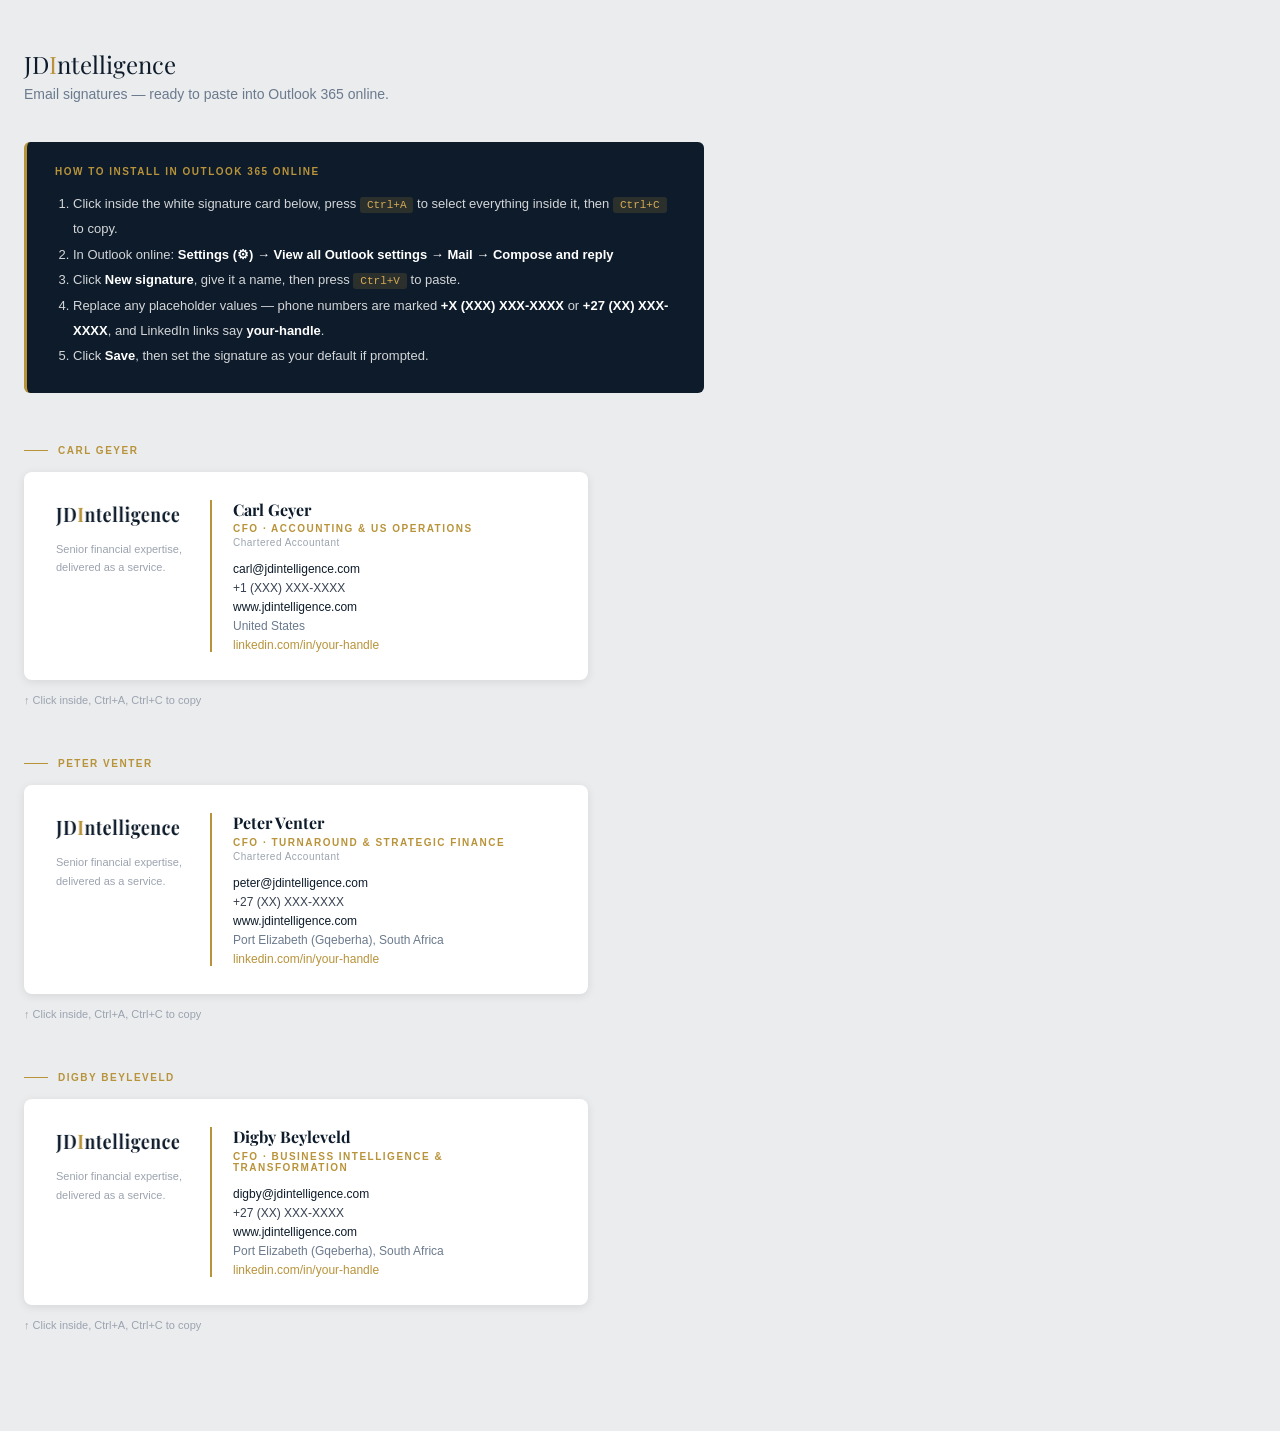
<file: signatures.html>
<!DOCTYPE html>
<html lang="en">
<head>
<meta charset="UTF-8">
<meta name="viewport" content="width=device-width, initial-scale=1.0">
<title>JD Intelligence — Email Signatures</title>
<link rel="preconnect" href="https://fonts.googleapis.com">
<link rel="preconnect" href="https://fonts.gstatic.com" crossorigin>
<link href="https://fonts.googleapis.com/css2?family=Playfair+Display:wght@700&display=swap" rel="stylesheet">
<style>
* { box-sizing: border-box; }
body { margin: 0; padding: 48px 24px; background: #EAECEE; font-family: Arial, sans-serif; }
.page-title { font-family: 'Playfair Display', Georgia, serif; font-size: 24px; color: #0D1B2A; margin: 0 0 6px 0; }
.page-title span { color: #B8933A; }
.page-sub { font-size: 14px; color: #6B7A8D; margin: 0 0 40px 0; }
.howto { background: #0D1B2A; border-left: 3px solid #B8933A; padding: 24px 28px; border-radius: 6px; max-width: 680px; margin-bottom: 52px; }
.howto h3 { font-size: 10px; letter-spacing: 0.15em; text-transform: uppercase; color: #B8933A; margin: 0 0 14px 0; font-weight: 600; }
.howto ol { font-size: 13px; color: rgba(255,255,255,0.82); line-height: 1.95; margin: 0; padding-left: 18px; }
.howto strong { color: #ffffff; }
.howto code { background: rgba(184,147,58,0.18); color: #D4AA58; padding: 2px 7px; border-radius: 3px; font-size: 11px; font-family: monospace; }
.sig-block { margin-bottom: 52px; }
.sig-label { font-size: 10px; letter-spacing: 0.15em; text-transform: uppercase; color: #B8933A; margin-bottom: 16px; display: flex; align-items: center; gap: 10px; font-weight: 600; }
.sig-label::before { content: ''; display: inline-block; width: 24px; height: 1px; background: #B8933A; flex-shrink: 0; }
.sig-card { background: #fff; padding: 28px 32px; border-radius: 8px; box-shadow: 0 2px 10px rgba(0,0,0,0.09); display: inline-block; cursor: text; }
.sig-hint { font-size: 11px; color: #9CA3AF; margin-top: 10px; }
</style>
</head>
<body>

<p class="page-title">JD<span>I</span>ntelligence</p>
<p class="page-sub">Email signatures — ready to paste into Outlook 365 online.</p>

<div class="howto">
  <h3>How to install in Outlook 365 online</h3>
  <ol>
    <li>Click inside the white signature card below, press <code>Ctrl+A</code> to select everything inside it, then <code>Ctrl+C</code> to copy.</li>
    <li>In Outlook online: <strong>Settings (⚙) → View all Outlook settings → Mail → Compose and reply</strong></li>
    <li>Click <strong>New signature</strong>, give it a name, then press <code>Ctrl+V</code> to paste.</li>
    <li>Replace any placeholder values — phone numbers are marked <strong>+X (XXX) XXX-XXXX</strong> or <strong>+27 (XX) XXX-XXXX</strong>, and LinkedIn links say <strong>your-handle</strong>.</li>
    <li>Click <strong>Save</strong>, then set the signature as your default if prompted.</li>
  </ol>
</div>


<!-- ═══════════════════════════════════════
     CARL GEYER
════════════════════════════════════════ -->
<div class="sig-block">
  <div class="sig-label">Carl Geyer</div>
  <div class="sig-card">

<table width="500" cellpadding="0" cellspacing="0" border="0" style="border-collapse:collapse;mso-table-lspace:0pt;mso-table-rspace:0pt;font-family:Arial,Helvetica,sans-serif;">
  <tr>
    <td width="155" valign="top" style="padding-right:24px;border-right:2px solid #B8933A;vertical-align:top;">
      <img src="https://sukkafoo.github.io/jdi-site/logo-sig.png" width="130" height="28" alt="JDIntelligence" style="display:block;margin-bottom:12px;border:0;">
      <span style="display:block;font-size:11px;color:#9CA3AF;line-height:1.7;font-family:Arial,Helvetica,sans-serif;">Senior financial expertise,<br>delivered as a service.</span>
    </td>
    <td width="22" style="font-size:0;line-height:0;">&nbsp;</td>
    <td valign="top" style="vertical-align:top;">
      <p style="margin:0 0 3px 0;font-family:'Playfair Display',Georgia,'Times New Roman',serif;font-size:16px;font-weight:700;color:#0D1B2A;line-height:1.3;">Carl Geyer</p>
      <p style="margin:0 0 3px 0;font-family:Arial,Helvetica,sans-serif;font-size:10px;font-weight:700;color:#B8933A;text-transform:uppercase;letter-spacing:1.5px;">CFO &middot; Accounting &amp; US Operations</p>
      <p style="margin:0 0 14px 0;font-family:Arial,Helvetica,sans-serif;font-size:10px;color:#9CA3AF;letter-spacing:0.5px;">Chartered Accountant</p>
      <p style="margin:0 0 5px 0;font-family:Arial,Helvetica,sans-serif;font-size:12px;"><a href="mailto:carl@jdintelligence.com" style="color:#0D1B2A;text-decoration:none;">carl@jdintelligence.com</a></p>
      <p style="margin:0 0 5px 0;font-family:Arial,Helvetica,sans-serif;font-size:12px;color:#374151;">+1 (XXX) XXX-XXXX</p>
      <p style="margin:0 0 5px 0;font-family:Arial,Helvetica,sans-serif;font-size:12px;"><a href="https://www.jdintelligence.com" style="color:#0D1B2A;text-decoration:none;">www.jdintelligence.com</a></p>
      <p style="margin:0 0 5px 0;font-family:Arial,Helvetica,sans-serif;font-size:12px;color:#6B7A8D;">United States</p>
      <p style="margin:0;font-family:Arial,Helvetica,sans-serif;font-size:12px;"><a href="https://www.linkedin.com/in/your-handle" style="color:#B8933A;text-decoration:none;">linkedin.com/in/your-handle</a></p>
    </td>
  </tr>
</table>

  </div>
  <p class="sig-hint">&#8593; Click inside, Ctrl+A, Ctrl+C to copy</p>
</div>


<!-- ═══════════════════════════════════════
     PETER VENTER
════════════════════════════════════════ -->
<div class="sig-block">
  <div class="sig-label">Peter Venter</div>
  <div class="sig-card">

<table width="500" cellpadding="0" cellspacing="0" border="0" style="border-collapse:collapse;mso-table-lspace:0pt;mso-table-rspace:0pt;font-family:Arial,Helvetica,sans-serif;">
  <tr>
    <td width="155" valign="top" style="padding-right:24px;border-right:2px solid #B8933A;vertical-align:top;">
      <img src="https://sukkafoo.github.io/jdi-site/logo-sig.png" width="130" height="28" alt="JDIntelligence" style="display:block;margin-bottom:12px;border:0;">
      <span style="display:block;font-size:11px;color:#9CA3AF;line-height:1.7;font-family:Arial,Helvetica,sans-serif;">Senior financial expertise,<br>delivered as a service.</span>
    </td>
    <td width="22" style="font-size:0;line-height:0;">&nbsp;</td>
    <td valign="top" style="vertical-align:top;">
      <p style="margin:0 0 3px 0;font-family:'Playfair Display',Georgia,'Times New Roman',serif;font-size:16px;font-weight:700;color:#0D1B2A;line-height:1.3;">Peter Venter</p>
      <p style="margin:0 0 3px 0;font-family:Arial,Helvetica,sans-serif;font-size:10px;font-weight:700;color:#B8933A;text-transform:uppercase;letter-spacing:1.5px;">CFO &middot; Turnaround &amp; Strategic Finance</p>
      <p style="margin:0 0 14px 0;font-family:Arial,Helvetica,sans-serif;font-size:10px;color:#9CA3AF;letter-spacing:0.5px;">Chartered Accountant</p>
      <p style="margin:0 0 5px 0;font-family:Arial,Helvetica,sans-serif;font-size:12px;"><a href="mailto:peter@jdintelligence.com" style="color:#0D1B2A;text-decoration:none;">peter@jdintelligence.com</a></p>
      <p style="margin:0 0 5px 0;font-family:Arial,Helvetica,sans-serif;font-size:12px;color:#374151;">+27 (XX) XXX-XXXX</p>
      <p style="margin:0 0 5px 0;font-family:Arial,Helvetica,sans-serif;font-size:12px;"><a href="https://www.jdintelligence.com" style="color:#0D1B2A;text-decoration:none;">www.jdintelligence.com</a></p>
      <p style="margin:0 0 5px 0;font-family:Arial,Helvetica,sans-serif;font-size:12px;color:#6B7A8D;">Port Elizabeth (Gqeberha), South Africa</p>
      <p style="margin:0;font-family:Arial,Helvetica,sans-serif;font-size:12px;"><a href="https://www.linkedin.com/in/your-handle" style="color:#B8933A;text-decoration:none;">linkedin.com/in/your-handle</a></p>
    </td>
  </tr>
</table>

  </div>
  <p class="sig-hint">&#8593; Click inside, Ctrl+A, Ctrl+C to copy</p>
</div>


<!-- ═══════════════════════════════════════
     DIGBY BEYLEVELD
════════════════════════════════════════ -->
<div class="sig-block">
  <div class="sig-label">Digby Beyleveld</div>
  <div class="sig-card">

<table width="500" cellpadding="0" cellspacing="0" border="0" style="border-collapse:collapse;mso-table-lspace:0pt;mso-table-rspace:0pt;font-family:Arial,Helvetica,sans-serif;">
  <tr>
    <td width="155" valign="top" style="padding-right:24px;border-right:2px solid #B8933A;vertical-align:top;">
      <img src="https://sukkafoo.github.io/jdi-site/logo-sig.png" width="130" height="28" alt="JDIntelligence" style="display:block;margin-bottom:12px;border:0;">
      <span style="display:block;font-size:11px;color:#9CA3AF;line-height:1.7;font-family:Arial,Helvetica,sans-serif;">Senior financial expertise,<br>delivered as a service.</span>
    </td>
    <td width="22" style="font-size:0;line-height:0;">&nbsp;</td>
    <td valign="top" style="vertical-align:top;">
      <p style="margin:0 0 3px 0;font-family:'Playfair Display',Georgia,'Times New Roman',serif;font-size:16px;font-weight:700;color:#0D1B2A;line-height:1.3;">Digby Beyleveld</p>
      <p style="margin:0 0 14px 0;font-family:Arial,Helvetica,sans-serif;font-size:10px;font-weight:700;color:#B8933A;text-transform:uppercase;letter-spacing:1.5px;">CFO &middot; Business Intelligence &amp; Transformation</p>
      <p style="margin:0 0 5px 0;font-family:Arial,Helvetica,sans-serif;font-size:12px;"><a href="mailto:digby@jdintelligence.com" style="color:#0D1B2A;text-decoration:none;">digby@jdintelligence.com</a></p>
      <p style="margin:0 0 5px 0;font-family:Arial,Helvetica,sans-serif;font-size:12px;color:#374151;">+27 (XX) XXX-XXXX</p>
      <p style="margin:0 0 5px 0;font-family:Arial,Helvetica,sans-serif;font-size:12px;"><a href="https://www.jdintelligence.com" style="color:#0D1B2A;text-decoration:none;">www.jdintelligence.com</a></p>
      <p style="margin:0 0 5px 0;font-family:Arial,Helvetica,sans-serif;font-size:12px;color:#6B7A8D;">Port Elizabeth (Gqeberha), South Africa</p>
      <p style="margin:0;font-family:Arial,Helvetica,sans-serif;font-size:12px;"><a href="https://www.linkedin.com/in/your-handle" style="color:#B8933A;text-decoration:none;">linkedin.com/in/your-handle</a></p>
    </td>
  </tr>
</table>

  </div>
  <p class="sig-hint">&#8593; Click inside, Ctrl+A, Ctrl+C to copy</p>
</div>

</body>
</html>
</file>
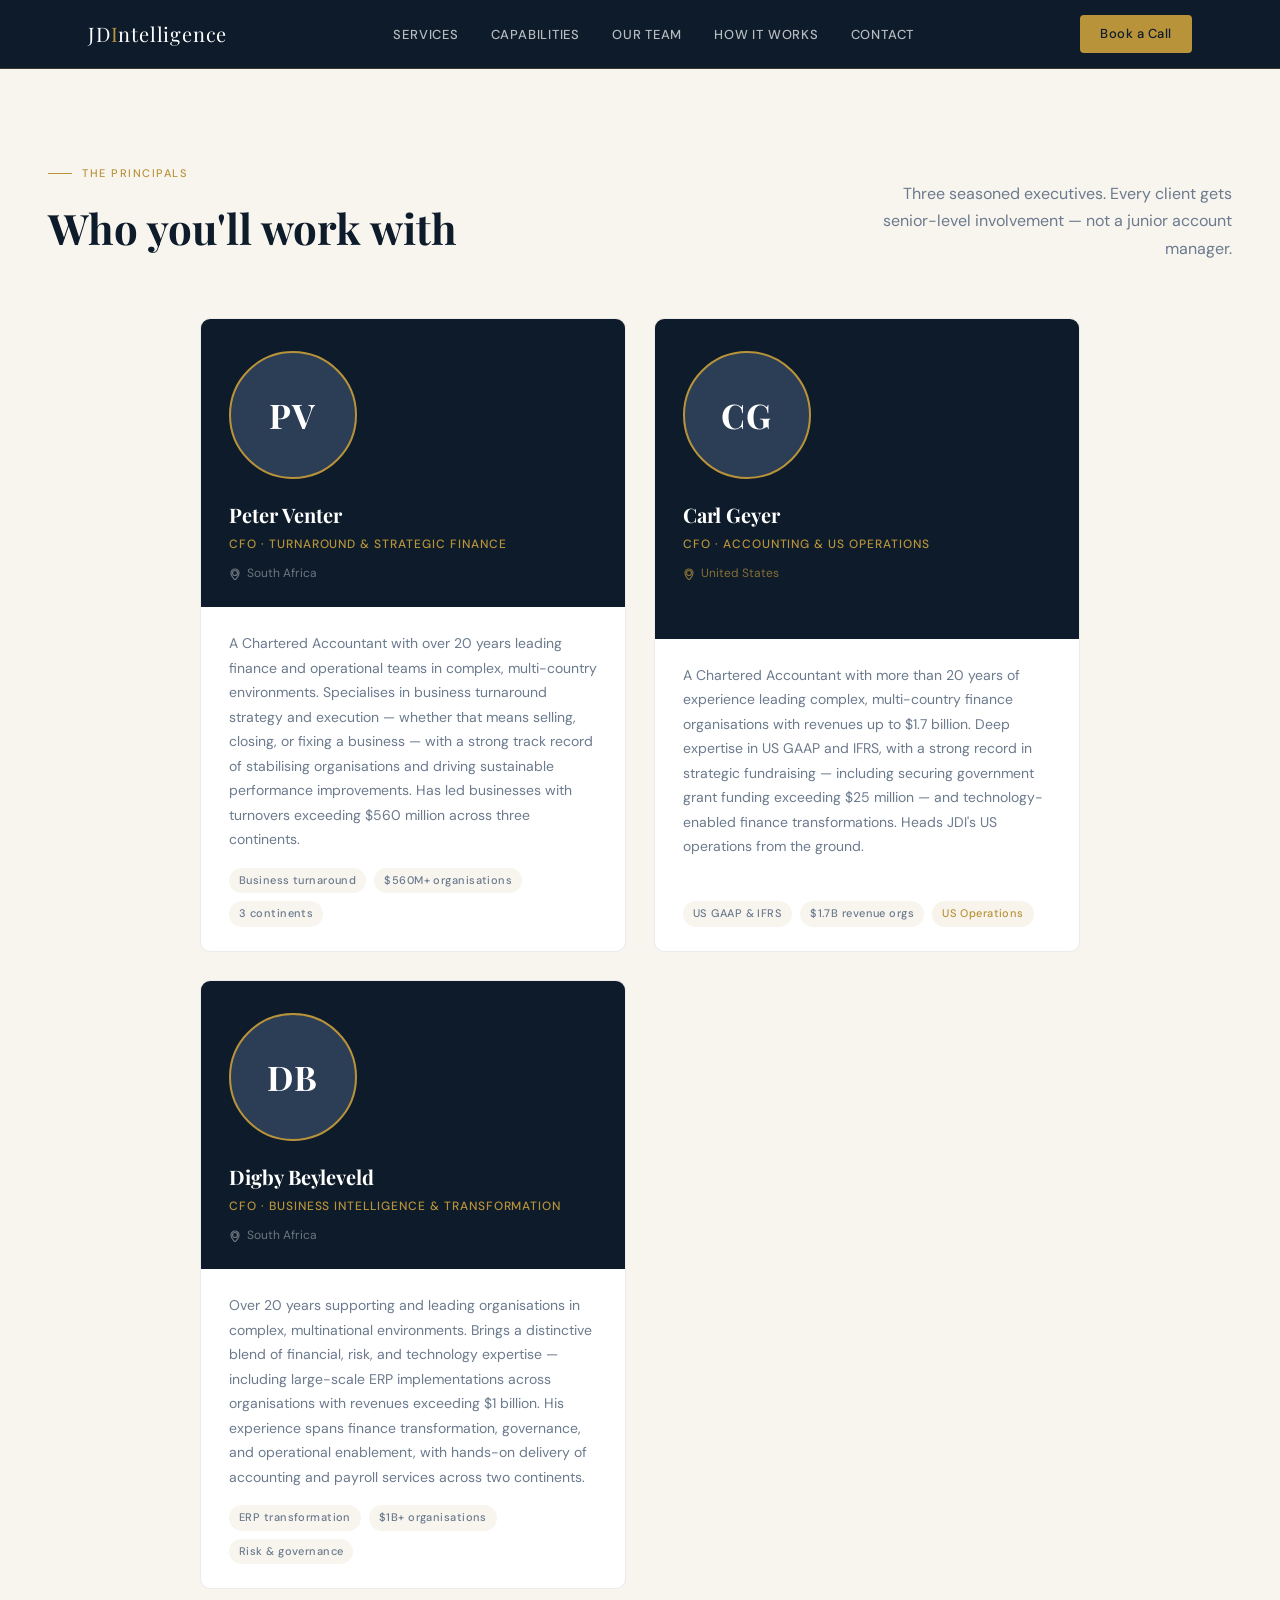
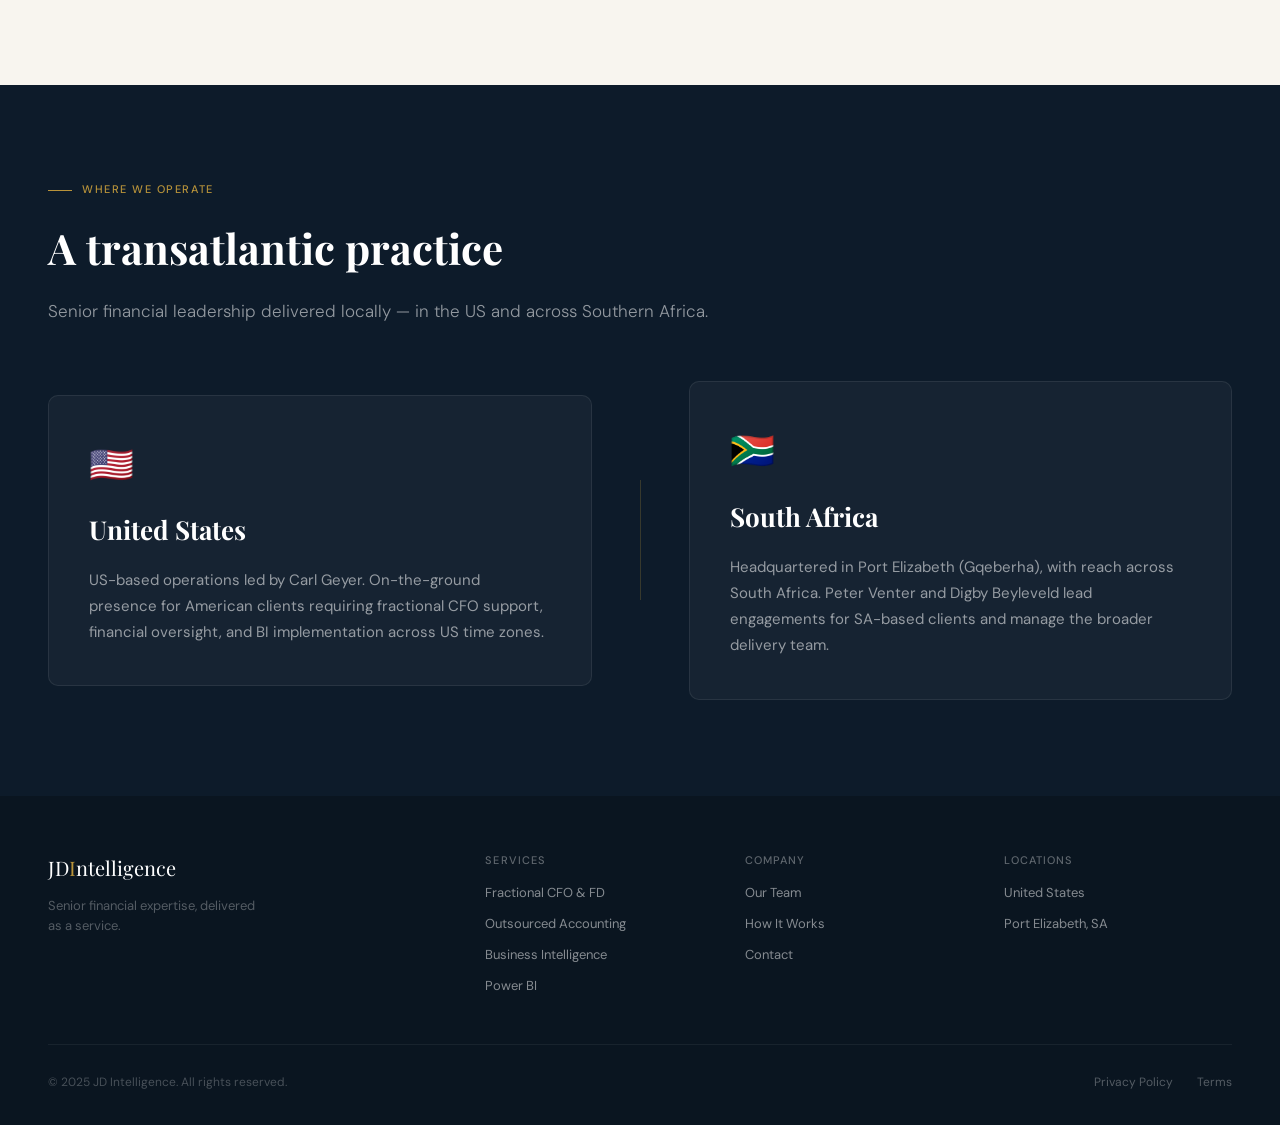
<file: team.html>
<!DOCTYPE html>
<html lang="en">
<head>
<meta charset="UTF-8">
<meta name="viewport" content="width=device-width, initial-scale=1.0">
<title>Our Team — JD Intelligence</title>
<meta name="description" content="Meet the three principals at JD Intelligence: Carl Geyer, Peter Venter, and Digby Beyleveld — senior finance and BI executives with 50+ years of combined experience at CFO, GM and executive level.">
<link rel="preconnect" href="https://fonts.googleapis.com">
<link rel="preconnect" href="https://fonts.gstatic.com" crossorigin>
<link href="https://fonts.googleapis.com/css2?family=Playfair+Display:ital,wght@0,400;0,500;0,700;1,400;1,700&family=DM+Sans:wght@300;400;500&display=swap" rel="stylesheet">
<link rel="stylesheet" href="styles.css">
</head>
<body>

<nav id="navbar">
  <div class="nav-inner">
    <a href="index.html" class="nav-logo">JD<span>I</span>ntelligence</a>
    <ul class="nav-links">
      <li><a href="services.html">Services</a></li>
      <li><a href="capabilities.html">Capabilities</a></li>
      <li><a href="team.html">Our Team</a></li>
      <li><a href="process.html">How It Works</a></li>
      <li><a href="contact.html">Contact</a></li>
    </ul>
    <a href="contact.html" class="nav-cta">Book a Call</a>
    <button class="nav-hamburger" id="hamburger" aria-label="Open menu">
      <span></span><span></span><span></span>
    </button>
  </div>
  <div class="nav-mobile" id="mobileMenu">
    <ul>
      <li><a href="services.html" class="mobile-link">Services</a></li>
      <li><a href="capabilities.html" class="mobile-link">Capabilities</a></li>
      <li><a href="team.html" class="mobile-link">Our Team</a></li>
      <li><a href="process.html" class="mobile-link">How It Works</a></li>
      <li><a href="contact.html" class="mobile-link">Contact</a></li>
    </ul>
    <a href="contact.html" class="btn-primary mobile-link">Book a Call</a>
  </div>
</nav>

<section class="team" id="team">
  <div class="team-header">
    <div>
      <div class="section-label-light">The principals</div>
      <h2>Who you'll work with</h2>
    </div>
    <p class="team-sub">Three seasoned executives. Every client gets senior-level involvement — not a junior account manager.</p>
  </div>
  <div class="team-grid">

    <div class="team-card">
      <div class="team-card-top">
        <div class="team-avatar">PV</div>
        <h3>Peter Venter</h3>
        <div class="team-title">CFO · Turnaround &amp; Strategic Finance</div>
        <div class="team-location">
          <svg width="12" height="12" viewBox="0 0 12 12" fill="none"><circle cx="6" cy="5" r="2.5" stroke="currentColor" stroke-width="1.2"/><path d="M6 1C3.79 1 2 2.79 2 5c0 3 4 7 4 7s4-4 4-7c0-2.21-1.79-4-4-4z" stroke="currentColor" stroke-width="1.2" fill="none"/></svg>
          South Africa
        </div>
      </div>
      <div class="team-card-body">
        <p>A Chartered Accountant with over 20 years leading finance and operational teams in complex, multi-country environments. Specialises in business turnaround strategy and execution — whether that means selling, closing, or fixing a business — with a strong track record of stabilising organisations and driving sustainable performance improvements. Has led businesses with turnovers exceeding $560 million across three continents.</p>
        <div class="team-brands">
          <span class="brand-tag">Business turnaround</span>
          <span class="brand-tag">$560M+ organisations</span>
          <span class="brand-tag">3 continents</span>
        </div>
      </div>
    </div>

    <div class="team-card">
      <div class="team-card-top">
        <div class="team-avatar">CG</div>
        <h3>Carl Geyer</h3>
        <div class="team-title">CFO · Accounting &amp; US Operations</div>
        <div class="team-location us">
          <svg width="12" height="12" viewBox="0 0 12 12" fill="none"><circle cx="6" cy="5" r="2.5" stroke="currentColor" stroke-width="1.2"/><path d="M6 1C3.79 1 2 2.79 2 5c0 3 4 7 4 7s4-4 4-7c0-2.21-1.79-4-4-4z" stroke="currentColor" stroke-width="1.2" fill="none"/></svg>
          United States
        </div>
      </div>
      <div class="team-card-body">
        <p>A Chartered Accountant with more than 20 years of experience leading complex, multi-country finance organisations with revenues up to $1.7 billion. Deep expertise in US GAAP and IFRS, with a strong record in strategic fundraising — including securing government grant funding exceeding $25 million — and technology-enabled finance transformations. Heads JDI's US operations from the ground.</p>
        <div class="team-brands">
          <span class="brand-tag">US GAAP &amp; IFRS</span>
          <span class="brand-tag">$1.7B revenue orgs</span>
          <span class="brand-tag brand-tag-us">US Operations</span>
        </div>
      </div>
    </div>

    <div class="team-card">
      <div class="team-card-top">
        <div class="team-avatar">DB</div>
        <h3>Digby Beyleveld</h3>
        <div class="team-title">CFO · Business Intelligence &amp; Transformation</div>
        <div class="team-location">
          <svg width="12" height="12" viewBox="0 0 12 12" fill="none"><circle cx="6" cy="5" r="2.5" stroke="currentColor" stroke-width="1.2"/><path d="M6 1C3.79 1 2 2.79 2 5c0 3 4 7 4 7s4-4 4-7c0-2.21-1.79-4-4-4z" stroke="currentColor" stroke-width="1.2" fill="none"/></svg>
          South Africa
        </div>
      </div>
      <div class="team-card-body">
        <p>Over 20 years supporting and leading organisations in complex, multinational environments. Brings a distinctive blend of financial, risk, and technology expertise — including large-scale ERP implementations across organisations with revenues exceeding $1 billion. His experience spans finance transformation, governance, and operational enablement, with hands-on delivery of accounting and payroll services across two continents.</p>
        <div class="team-brands">
          <span class="brand-tag">ERP transformation</span>
          <span class="brand-tag">$1B+ organisations</span>
          <span class="brand-tag">Risk &amp; governance</span>
        </div>
      </div>
    </div>

  </div>
</section>

<section class="locations">
  <div class="locations-inner">
    <div class="section-label">Where we operate</div>
    <h2>A transatlantic practice</h2>
    <p class="locations-sub">Senior financial leadership delivered locally — in the US and across Southern Africa.</p>
    <div class="locations-grid">
      <div class="location-card">
        <div class="location-flag">🇺🇸</div>
        <h3>United States</h3>
        <p>US-based operations led by Carl Geyer. On-the-ground presence for American clients requiring fractional CFO support, financial oversight, and BI implementation across US time zones.</p>
      </div>
      <div class="location-divider"></div>
      <div class="location-card">
        <div class="location-flag">🇿🇦</div>
        <h3>South Africa</h3>
        <p>Headquartered in Port Elizabeth (Gqeberha), with reach across South Africa. Peter Venter and Digby Beyleveld lead engagements for SA-based clients and manage the broader delivery team.</p>
      </div>
    </div>
  </div>
</section>

<footer>
  <div class="footer-top">
    <div class="footer-brand">
      <div class="footer-logo">JD<span>I</span>ntelligence</div>
      <p class="footer-tagline">Senior financial expertise, delivered as a service.</p>
    </div>
    <div class="footer-cols">
      <div class="footer-col">
        <div class="footer-col-title">Services</div>
        <a href="services.html">Fractional CFO &amp; FD</a>
        <a href="services.html">Outsourced Accounting</a>
        <a href="services.html">Business Intelligence</a>
        <a href="services.html">Power BI</a>
      </div>
      <div class="footer-col">
        <div class="footer-col-title">Company</div>
        <a href="team.html">Our Team</a>
        <a href="process.html">How It Works</a>
        <a href="contact.html">Contact</a>
      </div>
      <div class="footer-col">
        <div class="footer-col-title">Locations</div>
        <a href="contact.html">United States</a>
        <a href="contact.html">Port Elizabeth, SA</a>
      </div>
    </div>
  </div>
  <div class="footer-bottom">
    <div class="footer-copy">© 2025 JD Intelligence. All rights reserved.</div>
    <div class="footer-links">
      <a href="#">Privacy Policy</a>
      <a href="#">Terms</a>
    </div>
  </div>
</footer>

<div class="mobile-cta-bar">
  <a href="contact.html" class="btn-primary">Book a Call</a>
</div>
<script src="main.js"></script>
</body>
</html>
</file>
<file: styles.css>
*, *::before, *::after { box-sizing: border-box; margin: 0; padding: 0; }

:root {
  --navy: #0D1B2A;
  --navy-mid: #162840;
  --slate: #2C3E55;
  --gold: #B8933A;
  --gold-light: #D4AA58;
  --gold-pale: #F5EDD8;
  --cream: #F8F5EF;
  --white: #FFFFFF;
  --text-body: #3A4455;
  --text-muted: #6B7A8D;
  --border: rgba(0,0,0,0.08);
  --font-display: 'Playfair Display', Georgia, serif;
  --font-body: 'DM Sans', system-ui, sans-serif;
  --max-width: 1200px;
  --section-pad: 96px 48px;
}

html { scroll-behavior: smooth; }
body { font-family: var(--font-body); color: var(--text-body); background: var(--white); font-size: 16px; line-height: 1.6; }

/* ── NAV ── */
#navbar {
  position: sticky; top: 0; z-index: 100;
  background: var(--navy);
  border-bottom: 1px solid rgba(184,147,58,0.25);
}
.nav-inner {
  max-width: var(--max-width); margin: 0 auto;
  display: flex; align-items: center; justify-content: space-between;
  padding: 0 48px; height: 68px;
}
.nav-logo { font-family: var(--font-display); font-size: 20px; color: var(--white); letter-spacing: 0.04em; text-decoration: none; }
.nav-logo span { color: var(--gold); }
.nav-links { display: flex; gap: 32px; list-style: none; }
.nav-links a { font-size: 13px; color: rgba(255,255,255,0.7); text-decoration: none; letter-spacing: 0.06em; text-transform: uppercase; font-weight: 500; transition: color 0.2s; }
.nav-links a:hover { color: var(--gold-light); }
.nav-cta { background: var(--gold); color: var(--navy); font-size: 13px; font-weight: 500; padding: 9px 20px; border-radius: 4px; text-decoration: none; letter-spacing: 0.04em; transition: background 0.2s; white-space: nowrap; }
.nav-cta:hover { background: var(--gold-light); }
.nav-hamburger { display: none; flex-direction: column; gap: 5px; background: none; border: none; cursor: pointer; padding: 8px; }
.nav-hamburger span { display: block; width: 22px; height: 2px; background: rgba(255,255,255,0.8); border-radius: 2px; transition: transform 0.25s ease, opacity 0.25s ease; }
.nav-hamburger.open span:nth-child(1) { transform: rotate(45deg) translate(5px, 5px); }
.nav-hamburger.open span:nth-child(2) { opacity: 0; }
.nav-hamburger.open span:nth-child(3) { transform: rotate(-45deg) translate(5px, -5px); }
.nav-mobile { display: none; background: var(--navy-mid); border-top: 1px solid rgba(255,255,255,0.06); padding: 24px 24px 32px; }
.nav-mobile ul { list-style: none; display: flex; flex-direction: column; gap: 4px; margin-bottom: 20px; }
.nav-mobile ul a { display: block; padding: 10px 0; font-size: 16px; color: rgba(255,255,255,0.75); text-decoration: none; border-bottom: 1px solid rgba(255,255,255,0.06); }
.nav-mobile .btn-primary { display: inline-block; }
.nav-mobile.open { display: block; }

/* ── BUTTONS ── */
.btn-primary { background: var(--gold); color: var(--navy); font-weight: 500; padding: 14px 28px; border-radius: 4px; text-decoration: none; font-size: 14px; letter-spacing: 0.03em; transition: background 0.2s; display: inline-block; }
.btn-primary:hover { background: var(--gold-light); }
.btn-ghost { color: rgba(255,255,255,0.75); font-size: 14px; text-decoration: none; display: inline-flex; align-items: center; gap: 8px; letter-spacing: 0.02em; transition: color 0.2s; }
.btn-ghost:hover { color: var(--white); }
.btn-ghost::after { content: '→'; transition: transform 0.2s; }
.btn-ghost:hover::after { transform: translateX(3px); }

/* ── SECTION LABELS ── */
.section-label { font-size: 11px; letter-spacing: 0.14em; text-transform: uppercase; color: var(--gold); font-weight: 500; margin-bottom: 16px; display: flex; align-items: center; gap: 10px; }
.section-label::before { content: ''; width: 24px; height: 1px; background: var(--gold); flex-shrink: 0; }
.section-label-light { font-size: 11px; letter-spacing: 0.14em; text-transform: uppercase; color: var(--gold); font-weight: 500; margin-bottom: 12px; display: flex; align-items: center; gap: 10px; }
.section-label-light::before { content: ''; width: 24px; height: 1px; background: var(--gold); flex-shrink: 0; }
.label-line { display: inline-block; width: 24px; height: 1px; background: var(--gold); flex-shrink: 0; }

/* ── HERO ── */
.hero {
  background: var(--navy);
  min-height: 600px;
  display: grid; grid-template-columns: 1fr 1fr; align-items: center;
  padding: 80px 48px;
  position: relative; overflow: hidden;
  max-width: 100%;
}
.hero::before {
  content: '';
  position: absolute; right: 0; top: 0; bottom: 0; width: 50%;
  background: linear-gradient(135deg, var(--navy-mid) 0%, var(--slate) 100%);
  clip-path: polygon(8% 0, 100% 0, 100% 100%, 0% 100%);
}
.hero-text { position: relative; z-index: 1; max-width: 520px; }
.hero-eyebrow { font-size: 11px; letter-spacing: 0.14em; text-transform: uppercase; color: var(--gold); font-weight: 500; margin-bottom: 20px; display: flex; align-items: center; gap: 10px; }
.hero-eyebrow::before { content: ''; display: block; width: 32px; height: 1px; background: var(--gold); flex-shrink: 0; }
.hero h1 { font-family: var(--font-display); font-size: 52px; line-height: 1.12; color: var(--white); font-weight: 700; margin-bottom: 24px; }
.hero h1 em { color: var(--gold-light); font-style: italic; }
.hero-sub { font-size: 17px; color: rgba(255,255,255,0.65); line-height: 1.7; margin-bottom: 40px; font-weight: 300; }
.hero-actions { display: flex; gap: 16px; align-items: center; flex-wrap: wrap; }
.hero-stats { position: relative; z-index: 1; display: flex; flex-direction: column; gap: 24px; padding-left: 64px; }
.stat-card { background: rgba(255,255,255,0.06); border: 1px solid rgba(255,255,255,0.1); border-radius: 8px; padding: 24px 28px; border-left: 3px solid var(--gold); }
.stat-card .num { font-family: var(--font-display); font-size: 38px; color: var(--white); line-height: 1; }
.stat-card .label { font-size: 13px; color: rgba(255,255,255,0.5); margin-top: 4px; letter-spacing: 0.03em; }

/* ── LOGOS ── */
.logos-bar { background: var(--cream); padding: 28px 48px; display: flex; align-items: center; border-bottom: 1px solid var(--border); }
.logos-label { font-size: 11px; letter-spacing: 0.12em; text-transform: uppercase; color: var(--text-muted); white-space: nowrap; margin-right: 40px; }
.logos-scroll { display: flex; gap: 12px; align-items: center; flex-wrap: wrap; }
.logo-pill { font-size: 13px; font-weight: 500; color: var(--text-muted); padding: 6px 14px; border: 1px solid var(--border); border-radius: 100px; letter-spacing: 0.04em; }

/* ── INTRO ── */
.intro { padding: var(--section-pad); display: grid; grid-template-columns: 1fr 1fr; gap: 80px; align-items: center; max-width: var(--max-width); margin: 0 auto; }
.intro-text h2 { font-family: var(--font-display); font-size: 42px; line-height: 1.2; color: var(--navy); margin-bottom: 24px; }
.intro-text p { color: var(--text-muted); line-height: 1.8; margin-bottom: 20px; font-size: 16px; }
.intro-text strong { color: var(--text-body); font-weight: 500; }
.intro-pillars { display: flex; flex-direction: column; gap: 20px; }
.pillar { display: flex; gap: 20px; align-items: flex-start; padding: 24px; border: 1px solid var(--border); border-radius: 8px; background: var(--cream); transition: border-color 0.2s; }
.pillar:hover { border-color: var(--gold); }
.pillar-icon { width: 40px; height: 40px; min-width: 40px; background: var(--navy); border-radius: 8px; display: flex; align-items: center; justify-content: center; }
.pillar-icon svg { width: 20px; height: 20px; }
.pillar h3 { font-size: 15px; font-weight: 500; color: var(--navy); margin-bottom: 4px; }
.pillar p { font-size: 14px; color: var(--text-muted); line-height: 1.6; }

/* ── SERVICES ── */
.services { background: var(--navy); padding: var(--section-pad); }
.services > * { max-width: var(--max-width); margin-left: auto; margin-right: auto; }
.services h2 { font-family: var(--font-display); font-size: 42px; color: var(--white); margin-bottom: 16px; }
.services-sub { color: rgba(255,255,255,0.55); font-size: 17px; margin-bottom: 56px; font-weight: 300; max-width: 560px; }
.services-grid { display: grid; grid-template-columns: repeat(3, 1fr); gap: 24px; max-width: var(--max-width); }
.service-card { background: rgba(255,255,255,0.04); border: 1px solid rgba(255,255,255,0.08); border-radius: 10px; padding: 32px 28px; transition: background 0.2s, border-color 0.2s; }
.service-card:hover { background: rgba(255,255,255,0.07); border-color: rgba(184,147,58,0.4); }
.svc-num { font-family: var(--font-display); font-size: 28px; color: var(--gold); opacity: 0.4; font-weight: 700; margin-bottom: 20px; }
.service-card h3 { font-size: 18px; font-weight: 500; color: var(--white); margin-bottom: 12px; }
.service-card p { font-size: 14px; color: rgba(255,255,255,0.5); line-height: 1.7; }
.svc-items { margin-top: 20px; display: flex; flex-wrap: wrap; gap: 8px; }
.svc-tag { font-size: 11px; padding: 4px 10px; border-radius: 100px; border: 1px solid rgba(184,147,58,0.3); color: rgba(184,147,58,0.8); letter-spacing: 0.04em; }

/* ── TEAM ── */
.team { padding: var(--section-pad); background: var(--cream); }
.team-header { display: flex; justify-content: space-between; align-items: flex-end; margin-bottom: 56px; max-width: var(--max-width); margin-left: auto; margin-right: auto; }
.team h2 { font-family: var(--font-display); font-size: 42px; color: var(--navy); }
.team-sub { color: var(--text-muted); font-size: 16px; max-width: 360px; text-align: right; line-height: 1.7; }
.team-grid { display: grid; grid-template-columns: repeat(2, 1fr); gap: 28px; max-width: 880px; margin: 0 auto; align-items: stretch; }
.team-card { background: var(--white); border: 1px solid var(--border); border-radius: 10px; overflow: hidden; transition: box-shadow 0.2s; display: flex; flex-direction: column; }
.team-card:hover { box-shadow: 0 8px 32px rgba(0,0,0,0.08); }
.team-card-top { background: var(--navy); padding: 32px 28px 24px; flex: 1; display: flex; flex-direction: column; }
.team-avatar { width: 128px; height: 128px; border-radius: 50%; background: var(--slate); border: 2px solid var(--gold); display: flex; align-items: center; justify-content: center; font-family: var(--font-display); font-size: 34px; color: var(--white); font-weight: 700; margin-bottom: 20px; letter-spacing: 0.04em; overflow: hidden; }
.team-avatar img { width: 100%; height: 100%; object-fit: cover; object-position: center 25%; display: block; image-rendering: -webkit-optimize-contrast; }
.team-card-top h3 { font-family: var(--font-display); font-size: 20px; color: var(--white); margin-bottom: 4px; }
.team-title { font-size: 12px; color: var(--gold); letter-spacing: 0.08em; text-transform: uppercase; font-weight: 500; margin-bottom: 10px; }
.team-location { display: flex; align-items: center; gap: 6px; font-size: 12px; color: rgba(255,255,255,0.4); }
.team-location svg { flex-shrink: 0; }
.team-location.us { color: rgba(184,147,58,0.7); }
.team-card-body { padding: 24px 28px; flex: 1; display: flex; flex-direction: column; }
.team-card-body p { flex: 1; }
.team-card-body p { font-size: 14px; color: var(--text-muted); line-height: 1.75; }
.team-brands { display: flex; gap: 8px; flex-wrap: wrap; margin-top: 16px; }
.brand-tag { font-size: 11px; padding: 4px 10px; background: var(--cream); border-radius: 100px; color: var(--text-muted); font-weight: 500; letter-spacing: 0.04em; }
.brand-tag-us { background: rgba(184,147,58,0.1); color: var(--gold); }

/* ── LOCATIONS ── */
.locations { background: var(--navy); padding: var(--section-pad); }
.locations-inner { max-width: var(--max-width); margin: 0 auto; }
.locations h2 { font-family: var(--font-display); font-size: 42px; color: var(--white); margin-bottom: 16px; }
.locations-sub { color: rgba(255,255,255,0.55); font-size: 17px; margin-bottom: 56px; font-weight: 300; }
.locations-grid { display: grid; grid-template-columns: 1fr auto 1fr; gap: 48px; align-items: center; }
.location-card { padding: 40px; background: rgba(255,255,255,0.04); border: 1px solid rgba(255,255,255,0.08); border-radius: 10px; }
.location-flag { font-size: 36px; margin-bottom: 16px; }
.location-card h3 { font-family: var(--font-display); font-size: 26px; color: var(--white); margin-bottom: 16px; }
.location-card p { font-size: 15px; color: rgba(255,255,255,0.55); line-height: 1.75; }
.location-divider { width: 1px; height: 120px; background: rgba(184,147,58,0.25); margin: 0 auto; }

/* ── PROCESS ── */
.process { padding: var(--section-pad); }
.process-inner { max-width: 760px; margin: 0 auto; }
.process h2 { font-family: var(--font-display); font-size: 42px; color: var(--navy); margin-bottom: 12px; }
.process-sub { color: var(--text-muted); font-size: 16px; margin-bottom: 56px; }
.process-steps { display: flex; flex-direction: column; }
.process-step { display: flex; gap: 32px; padding: 32px 0; border-bottom: 1px solid var(--border); }
.process-step:last-child { border-bottom: none; }
.step-num { font-family: var(--font-display); font-size: 42px; color: var(--gold); opacity: 0.3; font-weight: 700; min-width: 52px; line-height: 1; }
.step-content h3 { font-size: 18px; font-weight: 500; color: var(--navy); margin-bottom: 8px; }
.step-content p { font-size: 15px; color: var(--text-muted); line-height: 1.7; }

/* ── CTA / CONTACT ── */
.cta { background: var(--navy-mid); padding: var(--section-pad); display: grid; grid-template-columns: 1fr 1fr; gap: 64px; align-items: start; position: relative; overflow: hidden; }
.cta::after { content: ''; position: absolute; right: -100px; top: -100px; width: 400px; height: 400px; border-radius: 50%; border: 1px solid rgba(184,147,58,0.1); pointer-events: none; }
.cta-text h2 { font-family: var(--font-display); font-size: 42px; color: var(--white); margin-bottom: 20px; }
.cta-text p { color: rgba(255,255,255,0.6); font-size: 16px; line-height: 1.8; font-weight: 300; margin-bottom: 36px; }
.contact-details { display: flex; flex-direction: column; gap: 16px; }
.contact-item { display: flex; flex-direction: column; gap: 4px; }
.contact-label { font-size: 11px; letter-spacing: 0.1em; text-transform: uppercase; color: rgba(255,255,255,0.35); font-weight: 500; }
.contact-item a { color: var(--gold-light); text-decoration: none; font-size: 15px; transition: color 0.2s; }
.contact-item a:hover { color: var(--white); }
.cta-form { display: flex; flex-direction: column; gap: 14px; }
.form-row { display: grid; grid-template-columns: 1fr 1fr; gap: 14px; }
.cta-form input,
.cta-form select,
.cta-form textarea { background: rgba(255,255,255,0.06); border: 1px solid rgba(255,255,255,0.12); color: var(--white); padding: 13px 16px; border-radius: 6px; font-size: 14px; font-family: var(--font-body); outline: none; transition: border-color 0.2s; width: 100%; }
.cta-form input::placeholder,
.cta-form textarea::placeholder { color: rgba(255,255,255,0.3); }
.cta-form input:focus,
.cta-form textarea:focus,
.cta-form select:focus { border-color: var(--gold); }
.cta-form select { color: rgba(255,255,255,0.5); }
.cta-form select option { background: var(--navy); color: var(--white); }
.cta-form textarea { resize: vertical; min-height: 110px; }
.btn-submit { background: var(--gold); color: var(--navy); border: none; cursor: pointer; padding: 15px 24px; border-radius: 4px; font-size: 14px; font-weight: 500; font-family: var(--font-body); letter-spacing: 0.04em; display: flex; justify-content: space-between; align-items: center; gap: 16px; width: 100%; transition: background 0.2s, opacity 0.2s; }
.btn-submit:hover { background: var(--gold-light); }
.form-success, .form-error { display: none; padding: 20px; border-radius: 8px; font-size: 15px; line-height: 1.6; }
.form-success.visible, .form-error.visible { display: block; }
.form-success { background: rgba(52,199,89,0.12); border: 1px solid rgba(52,199,89,0.3); color: rgba(255,255,255,0.85); }
.form-error { background: rgba(255,59,48,0.1); border: 1px solid rgba(255,59,48,0.25); color: rgba(255,255,255,0.75); }
.form-error a { color: var(--gold-light); }
.btn-submit:disabled { opacity: 0.55; cursor: not-allowed; pointer-events: none; }
.form-fields { display: contents; }
.form-error { display: none; font-size: 13px; color: #e07a7a; line-height: 1.6; padding-top: 4px; }
.form-error.visible { display: block; }
.form-error a { color: var(--gold-light); text-decoration: none; }
.form-success { display: none; flex-direction: column; align-items: center; text-align: center; padding: 48px 24px; gap: 16px; }
.form-success.visible { display: flex; }
.form-success-check { width: 64px; height: 64px; border-radius: 50%; background: rgba(184,147,58,0.1); border: 2px solid var(--gold); display: flex; align-items: center; justify-content: center; font-size: 28px; color: var(--gold); margin-bottom: 8px; }
.form-success h3 { font-family: var(--font-display); font-size: 24px; color: var(--white); font-weight: 500; }
.form-success p { font-size: 14px; color: rgba(255,255,255,0.55); line-height: 1.75; max-width: 280px; }

/* ── FOOTER ── */
footer { background: #0A1520; padding: 56px 48px 32px; }
.footer-top { max-width: var(--max-width); margin: 0 auto; display: grid; grid-template-columns: 1fr 2fr; gap: 64px; padding-bottom: 48px; border-bottom: 1px solid rgba(255,255,255,0.06); }
.footer-logo { font-family: var(--font-display); font-size: 20px; color: var(--white); margin-bottom: 12px; }
.footer-logo span { color: var(--gold); }
.footer-tagline { font-size: 13px; color: rgba(255,255,255,0.3); line-height: 1.6; max-width: 220px; }
.footer-cols { display: grid; grid-template-columns: repeat(3, 1fr); gap: 32px; }
.footer-col { display: flex; flex-direction: column; gap: 10px; }
.footer-col-title { font-size: 11px; letter-spacing: 0.1em; text-transform: uppercase; color: rgba(255,255,255,0.35); font-weight: 500; margin-bottom: 4px; }
.footer-col a { font-size: 13px; color: rgba(255,255,255,0.5); text-decoration: none; transition: color 0.2s; }
.footer-col a:hover { color: rgba(255,255,255,0.85); }
.footer-bottom { max-width: var(--max-width); margin: 0 auto; padding-top: 28px; display: flex; justify-content: space-between; align-items: center; }
.footer-copy { font-size: 12px; color: rgba(255,255,255,0.25); }
.footer-links { display: flex; gap: 24px; }
.footer-links a { font-size: 12px; color: rgba(255,255,255,0.3); text-decoration: none; transition: color 0.2s; }
.footer-links a:hover { color: rgba(255,255,255,0.7); }

/* ── CAPABILITIES ── */
.capabilities { padding: var(--section-pad); background: var(--white); border-top: 1px solid var(--border); }
.capabilities-inner { max-width: var(--max-width); margin: 0 auto; }
.capabilities h2 { font-family: var(--font-display); font-size: 42px; color: var(--navy); margin-bottom: 16px; }
.capabilities-sub { color: var(--text-muted); font-size: 17px; margin-bottom: 56px; max-width: 600px; line-height: 1.7; }

.cap-grid {
  display: grid;
  grid-template-columns: repeat(4, 1fr);
  gap: 20px;
  margin-bottom: 56px;
}
.cap-card {
  background: var(--cream);
  border: 1px solid var(--border);
  border-radius: 10px;
  padding: 28px 24px;
  transition: border-color 0.2s, box-shadow 0.2s;
}
.cap-card:hover { border-color: rgba(184,147,58,0.4); box-shadow: 0 4px 20px rgba(0,0,0,0.05); }
.cap-card-wide {
  grid-column: 1 / -1;
  display: grid;
  grid-template-columns: auto 1fr;
  gap: 0 32px;
  align-items: start;
}
.cap-card-wide .cap-card-header { flex-direction: column; }
.cap-card-header { display: flex; align-items: flex-start; gap: 14px; margin-bottom: 20px; }
.cap-card-wide .cap-card-header { margin-bottom: 0; }
.cap-icon {
  width: 36px; height: 36px; min-width: 36px;
  background: var(--navy); border-radius: 8px;
  display: flex; align-items: center; justify-content: center;
  color: var(--gold);
}
.cap-icon svg { width: 18px; height: 18px; }
.cap-card h3 { font-size: 15px; font-weight: 500; color: var(--navy); line-height: 1.4; padding-top: 4px; }
.cap-list { list-style: none; display: flex; flex-direction: column; gap: 9px; }
.cap-list-wide { display: grid; grid-template-columns: repeat(3, 1fr); gap: 9px 32px; }
.cap-list li { display: flex; align-items: center; gap: 10px; font-size: 13px; color: var(--text-muted); line-height: 1.4; }
.cap-dot { width: 5px; height: 5px; min-width: 5px; border-radius: 50%; background: var(--gold); opacity: 0.7; }

.cap-credentials {
  display: flex; align-items: center; justify-content: space-between;
  background: var(--navy); border-radius: 10px; padding: 36px 48px;
  flex-wrap: wrap; gap: 24px;
}
.cap-cred-item { display: flex; flex-direction: column; align-items: center; gap: 6px; }
.cap-cred-num { font-family: var(--font-display); font-size: 32px; color: var(--white); font-weight: 700; line-height: 1; }
.cap-cred-label { font-size: 12px; color: rgba(255,255,255,0.45); letter-spacing: 0.04em; text-align: center; max-width: 120px; line-height: 1.4; }
.cap-cred-divider { width: 1px; height: 40px; background: rgba(255,255,255,0.1); }

/* ── SERVICES INTRO ── */
.svc-intro { background: var(--navy); padding: var(--section-pad); }
.svc-intro-inner { max-width: var(--max-width); margin: 0 auto; }
.svc-intro h2 { font-family: var(--font-display); font-size: 42px; color: var(--white); margin-bottom: 20px; }
.svc-intro p { color: rgba(255,255,255,0.6); font-size: 17px; line-height: 1.8; font-weight: 300; max-width: 680px; margin-bottom: 48px; }
.svc-nav { display: flex; gap: 16px; flex-wrap: wrap; }
.svc-nav-item { display: flex; align-items: center; gap: 12px; background: rgba(255,255,255,0.05); border: 1px solid rgba(255,255,255,0.1); border-radius: 8px; padding: 16px 20px; text-decoration: none; transition: background 0.2s, border-color 0.2s; flex: 1; min-width: 200px; }
.svc-nav-item:hover, .svc-nav-item.active { background: rgba(184,147,58,0.1); border-color: rgba(184,147,58,0.4); }
.svc-nav-num { font-family: var(--font-display); font-size: 20px; color: var(--gold); opacity: 0.5; font-weight: 700; min-width: 28px; }
.svc-nav-label { font-size: 14px; color: var(--white); font-weight: 500; flex: 1; }
.svc-nav-badge { font-size: 10px; letter-spacing: 0.08em; text-transform: uppercase; font-weight: 600; padding: 3px 8px; border-radius: 100px; white-space: nowrap; }
.us-badge { background: rgba(184,147,58,0.2); color: var(--gold-light); border: 1px solid rgba(184,147,58,0.3); }

/* ── SERVICE DETAIL SECTIONS ── */
.svc-detail { padding: var(--section-pad); background: var(--white); border-top: 1px solid var(--border); }
.svc-detail-alt { background: var(--cream); }
.svc-detail-inner { max-width: var(--max-width); margin: 0 auto; }
.svc-detail-header { display: flex; gap: 28px; align-items: flex-start; margin-bottom: 56px; }
.svc-detail-num { font-family: var(--font-display); font-size: 72px; color: var(--gold); opacity: 0.15; font-weight: 700; line-height: 0.85; min-width: 80px; margin-top: 4px; }
.svc-detail-header h2 { font-family: var(--font-display); font-size: 42px; color: var(--navy); line-height: 1.2; }
.svc-detail-body { display: grid; grid-template-columns: 1fr 1fr; gap: 64px; align-items: start; }
.svc-detail-left p { color: var(--text-muted); line-height: 1.85; margin-bottom: 20px; font-size: 15px; }
.svc-lead { font-size: 17px !important; color: var(--text-body) !important; font-weight: 400; line-height: 1.75 !important; }
.svc-quote { margin-top: 36px; padding: 24px 28px; border-left: 3px solid var(--gold); background: var(--cream); border-radius: 0 8px 8px 0; }
.svc-detail-alt .svc-quote { background: var(--white); }
.svc-quote p { font-family: var(--font-display); font-size: 16px; color: var(--navy); line-height: 1.65; font-style: italic; margin-bottom: 12px !important; }
.svc-quote-attr { font-size: 12px; color: var(--text-muted); letter-spacing: 0.06em; text-transform: uppercase; font-weight: 500; }
.svc-scope-card { background: var(--navy); border-radius: 10px; padding: 32px; margin-bottom: 20px; }
.svc-scope-title { font-size: 11px; letter-spacing: 0.12em; text-transform: uppercase; color: var(--gold); font-weight: 500; margin-bottom: 24px; }
.svc-scope-list { list-style: none; display: flex; flex-direction: column; gap: 20px; }
.svc-scope-list li { display: flex; gap: 14px; align-items: flex-start; }
.scope-icon { color: var(--gold); font-size: 10px; min-width: 16px; margin-top: 4px; line-height: 1.6; }
.svc-scope-list strong { display: block; font-size: 14px; font-weight: 500; color: var(--white); margin-bottom: 3px; }
.svc-scope-list p { font-size: 13px; color: rgba(255,255,255,0.45); line-height: 1.6; margin: 0 !important; }
.svc-us-callout { background: rgba(184,147,58,0.08); border: 1px solid rgba(184,147,58,0.25); border-radius: 8px; padding: 20px 24px; display: flex; gap: 14px; align-items: flex-start; }
.svc-us-flag { font-size: 24px; min-width: 28px; }
.svc-us-callout strong { display: block; font-size: 14px; font-weight: 500; color: var(--navy); margin-bottom: 4px; }
.svc-us-callout div { font-size: 13px; color: var(--text-muted); line-height: 1.6; }
.svc-principal-callout { background: var(--cream); border: 1px solid var(--border); border-radius: 8px; padding: 20px 24px; display: flex; gap: 16px; align-items: center; }
.svc-detail-alt .svc-principal-callout { background: var(--white); }
.svc-principal-avatar { width: 48px; height: 48px; min-width: 48px; border-radius: 50%; background: var(--navy); border: 2px solid var(--gold); display: flex; align-items: center; justify-content: center; font-family: var(--font-display); font-size: 15px; color: var(--white); font-weight: 700; }
.svc-principal-callout strong { display: block; font-size: 14px; font-weight: 500; color: var(--navy); margin-bottom: 4px; }
.svc-principal-callout p { font-size: 13px; color: var(--text-muted); line-height: 1.6; margin: 0 !important; }

/* ── MOBILE STICKY CTA ── */
.mobile-cta-bar { display: none; }

/* ── RESPONSIVE ── */
@media (max-width: 1024px) {
  :root { --section-pad: 72px 32px; }
  .nav-inner { padding: 0 32px; }
  .hero { padding: 72px 32px; }
  .hero h1 { font-size: 42px; }
  .hero-stats { padding-left: 32px; }
  .intro { gap: 48px; }
  .services-grid { grid-template-columns: 1fr 1fr; }
  .locations-grid { grid-template-columns: 1fr; gap: 0; }
  .location-divider { width: 120px; height: 1px; margin: 24px auto; }
  .cta { gap: 40px; }
  .footer-top { gap: 40px; }
  .svc-detail-body { gap: 40px; }
  .svc-detail-header h2 { font-size: 34px; }
}

@media (max-width: 768px) {
  :root { --section-pad: 56px 24px; }
  .nav-inner { padding: 0 24px; }
  .nav-links, .nav-cta { display: none; }
  .nav-hamburger { display: flex; }
  .hero { grid-template-columns: 1fr; padding: 56px 24px 48px; min-height: auto; }
  .hero::before { display: none; }
  .hero-stats { padding-left: 0; margin-top: 40px; display: grid; grid-template-columns: 1fr 1fr; gap: 16px; }
  .hero-stats .stat-card:last-child { grid-column: 1 / -1; }
  .hero h1 { font-size: 36px; }
  .hero-sub { font-size: 15px; }
  .logos-bar { padding: 20px 24px; flex-wrap: wrap; gap: 12px; }
  .logos-label { width: 100%; margin-right: 0; }
  .intro { grid-template-columns: 1fr; gap: 40px; padding: 56px 24px; }
  .intro-text h2 { font-size: 32px; }
  .services-grid { grid-template-columns: 1fr; }
  .services h2, .team h2, .locations h2, .process h2, .cta-text h2 { font-size: 32px; }
  .team-header { flex-direction: column; align-items: flex-start; gap: 12px; margin-bottom: 36px; }
  .team-sub { text-align: left; max-width: 100%; }
  .team-grid { grid-template-columns: 1fr; }
  .cta { grid-template-columns: 1fr; gap: 40px; }
  .form-row { grid-template-columns: 1fr; }
  .footer-top { grid-template-columns: 1fr; gap: 40px; }
  .footer-cols { grid-template-columns: 1fr 1fr; }
  .footer-bottom { flex-direction: column; gap: 16px; align-items: flex-start; }
  .svc-detail-body { grid-template-columns: 1fr; gap: 40px; }
  .cta-form input, .cta-form select { min-height: 48px; }
  .cta-form select { -webkit-appearance: none; }
  .mobile-cta-bar {
    display: block; position: fixed; bottom: 0; left: 0; right: 0; z-index: 98;
    background: var(--navy); border-top: 1px solid rgba(184,147,58,0.3);
    padding: 12px 24px; padding-bottom: max(12px, env(safe-area-inset-bottom, 12px));
  }
  .mobile-cta-bar .btn-primary { display: block; text-align: center; padding: 14px; font-size: 15px; }
  body { padding-bottom: 76px; }
  .svc-detail-header { gap: 16px; }
  .svc-detail-num { font-size: 48px; min-width: 52px; }
  .svc-detail-header h2 { font-size: 28px; }
  .svc-intro h2 { font-size: 30px; }
  .svc-nav { flex-direction: column; }
  .svc-nav-item { min-width: unset; }
  .cap-grid { grid-template-columns: 1fr 1fr; }
  .cap-card-wide { grid-template-columns: 1fr; }
  .cap-list-wide { grid-template-columns: 1fr 1fr; }
  .cap-credentials { padding: 28px 24px; justify-content: center; gap: 20px; }
  .cap-cred-divider { display: none; }
  .capabilities h2 { font-size: 32px; }
}

@media (max-width: 480px) {
  .hero h1 { font-size: 28px; }
  .hero-sub { font-size: 14px; }
  .hero-stats { grid-template-columns: 1fr; }
  .hero-stats .stat-card:last-child { grid-column: auto; }
  .svc-intro h2 { font-size: 26px; }
  .svc-detail-num { font-size: 36px; min-width: 44px; }
  .svc-detail-header h2 { font-size: 24px; }
  .step-num { font-size: 32px; min-width: 40px; }
  .process-step { gap: 20px; }
  .cta-text h2 { font-size: 26px; }
  .footer-cols { grid-template-columns: 1fr; }
  .cap-grid { grid-template-columns: 1fr; }
  .cap-list-wide { grid-template-columns: 1fr; }
  .cap-credentials { display: grid; grid-template-columns: 1fr 1fr; gap: 24px 16px; padding: 24px 20px; }
  .cap-cred-item { align-items: center; }
  .cap-cred-divider { display: none; }
  .cap-cred-num { font-size: 26px; }
}
</file>
